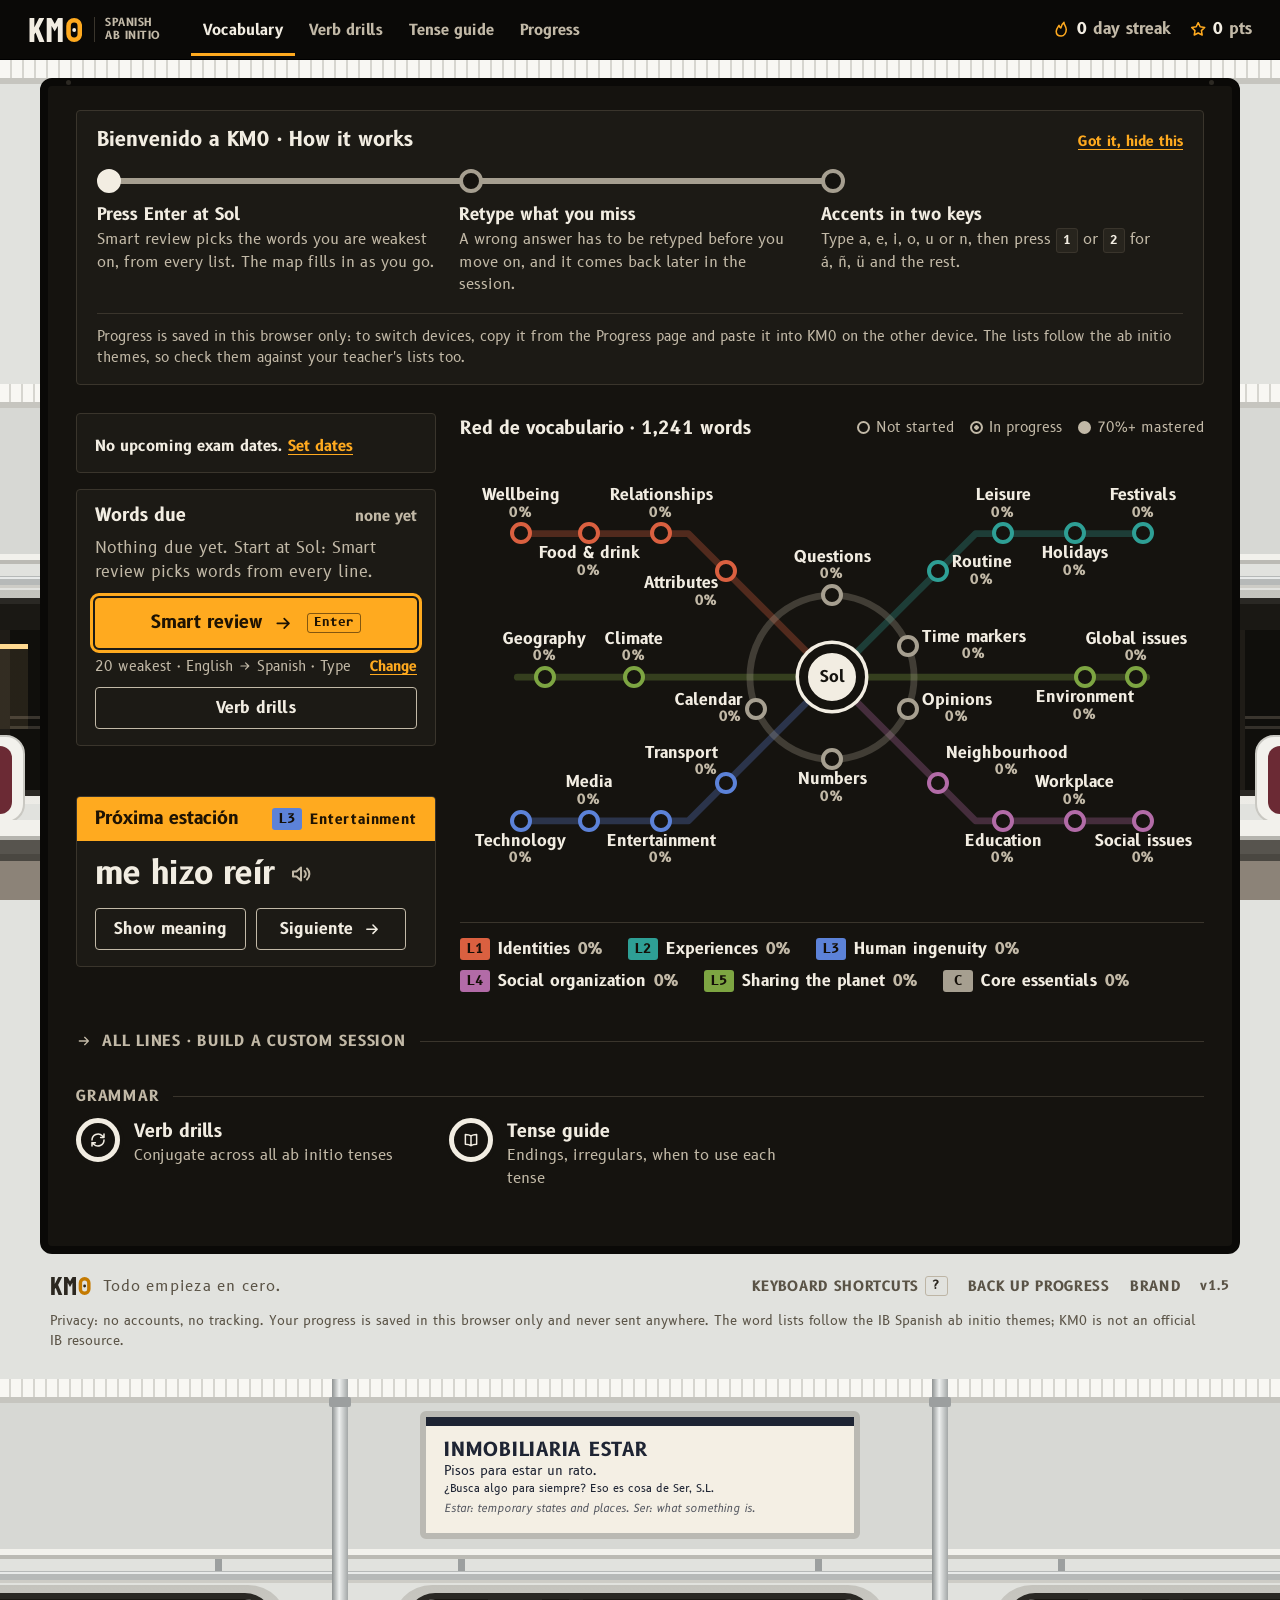
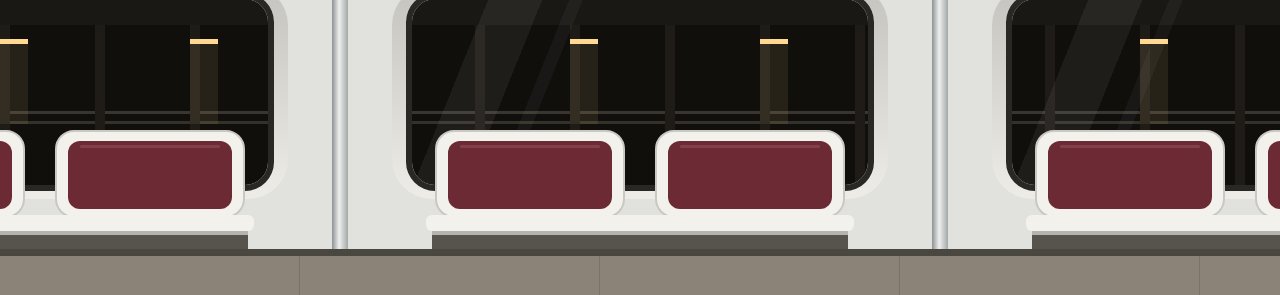
<file: index.html>
<!doctype html>
<html lang="en">
<head>
  <meta charset="utf-8">
  <meta name="viewport" content="width=device-width, initial-scale=1">
  <title>KM0 · IB Spanish ab initio</title>
  <meta name="description" content="Todo empieza en cero. IB Spanish ab initio vocab and verb drills, drawn as a metro map. Runs in the browser, offline too.">
  <meta name="theme-color" content="#0A0907">
  <link rel="icon" href="icons/favicon.ico" sizes="any">
  <link rel="icon" type="image/png" sizes="32x32" href="icons/favicon-32x32.png">
  <link rel="icon" type="image/png" sizes="16x16" href="icons/favicon-16x16.png">
  <link rel="apple-touch-icon" sizes="180x180" href="icons/apple-touch-icon.png">
  <link rel="manifest" href="manifest.webmanifest">
  <!-- link previews (share images need absolute URLs) -->
  <meta property="og:type" content="website">
  <meta property="og:title" content="KM0 · Todo empieza en cero">
  <meta property="og:description" content="IB Spanish ab initio vocab and verb drills, drawn as a metro map.">
  <meta property="og:url" content="https://alanferious.github.io/repaso/">
  <meta property="og:image" content="https://alanferious.github.io/repaso/icons/og-image.png">
  <meta property="og:image:width" content="1200">
  <meta property="og:image:height" content="630">
  <meta property="og:image:alt" content="KM0 wordmark beside coloured metro lines meeting at the KM0 zero">
  <meta name="twitter:card" content="summary_large_image">
  <meta name="twitter:image" content="https://alanferious.github.io/repaso/icons/twitter-image.png">
  <meta name="twitter:image:alt" content="KM0 wordmark beside coloured metro lines meeting at the KM0 zero">
  <link rel="stylesheet" href="styles.css">
  <!-- visit counts (GoatCounter: no cookies, no IP addresses stored) -->
  <script data-goatcounter="https://alanferious.goatcounter.com/count" data-goatcounter-settings='{"path": "/km0"}' async src="https://gc.zgo.at/count.js"></script>
</head>
<body>
  <header class="topbar" id="top"></header>
  <main id="app"></main>
  <footer class="foot" id="foot"></footer>
  <dialog class="keys-dlg" id="keysDlg" aria-labelledby="keysH"></dialog>
  <div class="toast" id="toast"></div>
  <div id="sr" class="sr-only" role="status" aria-live="polite"></div>

  <script src="vocab.js"></script>
  <script src="verbs.js"></script>
  <script src="app.js"></script>
</body>
</html>
</file>
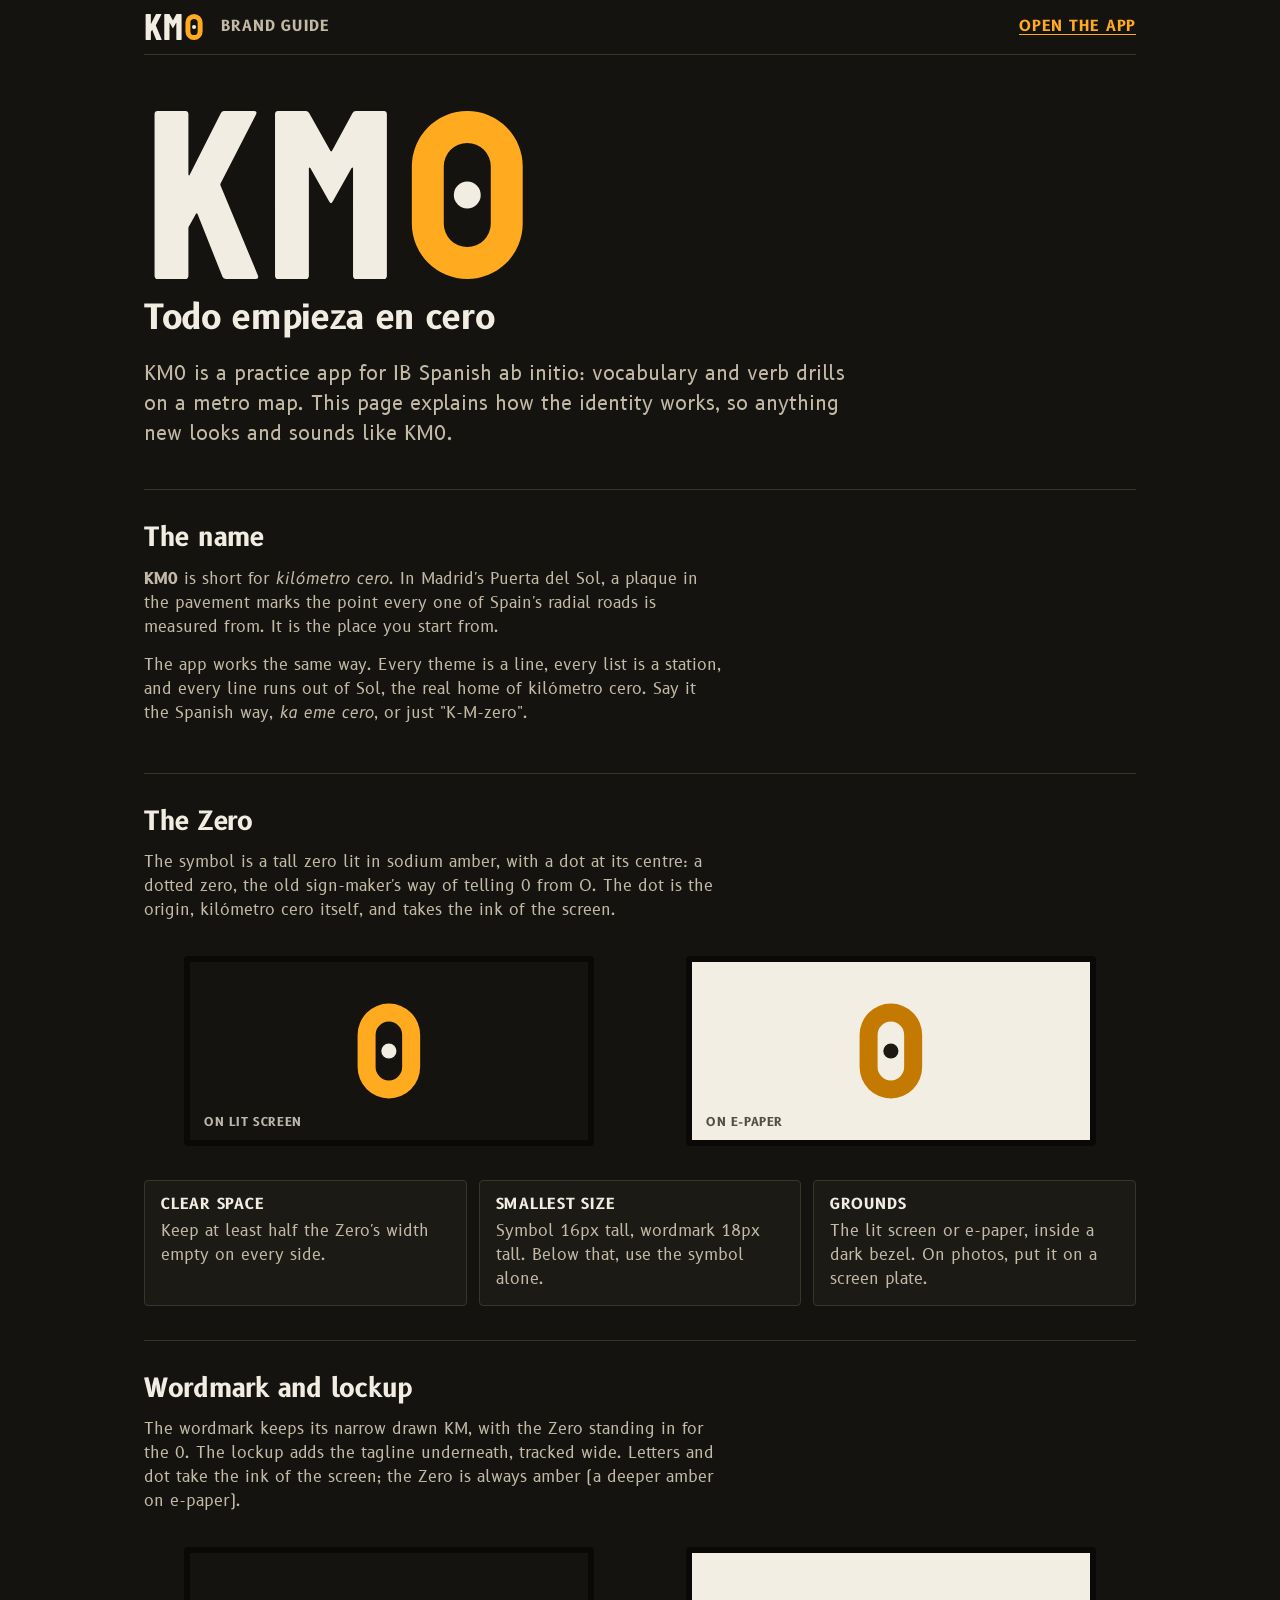
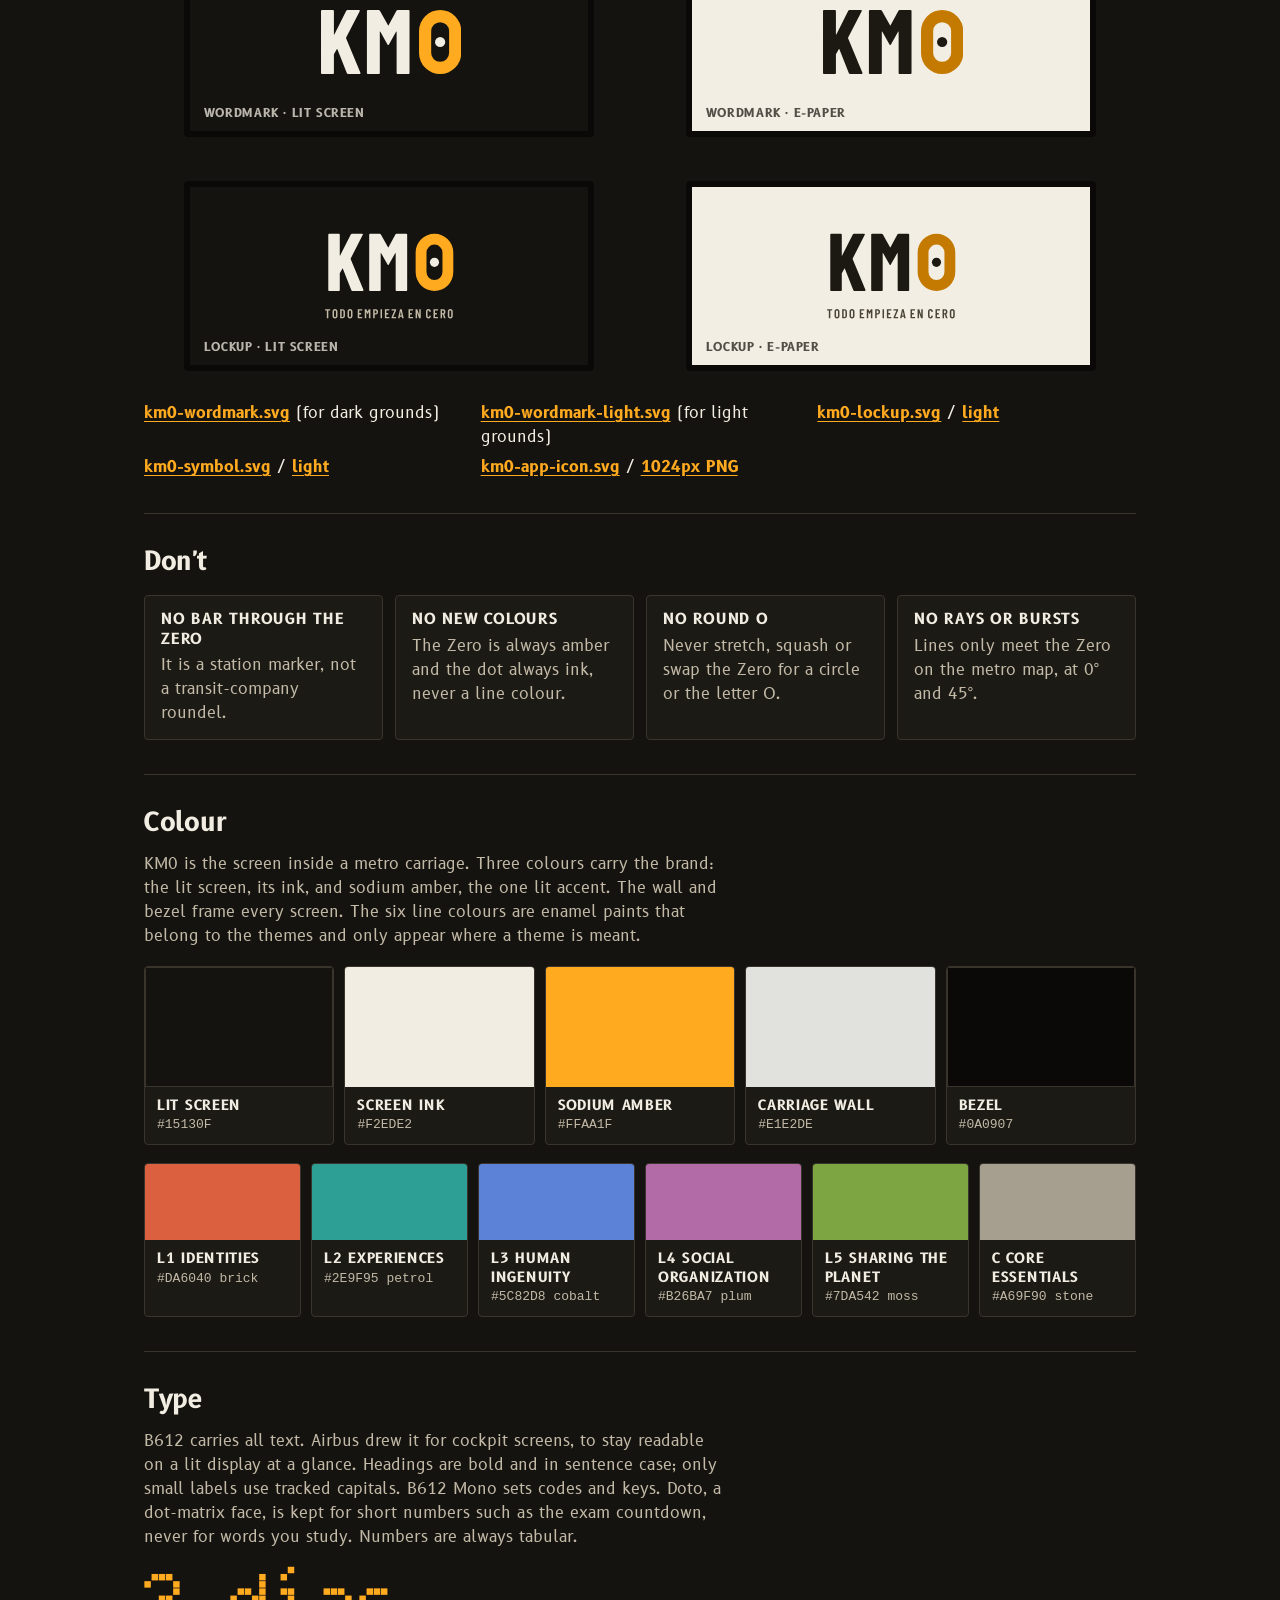
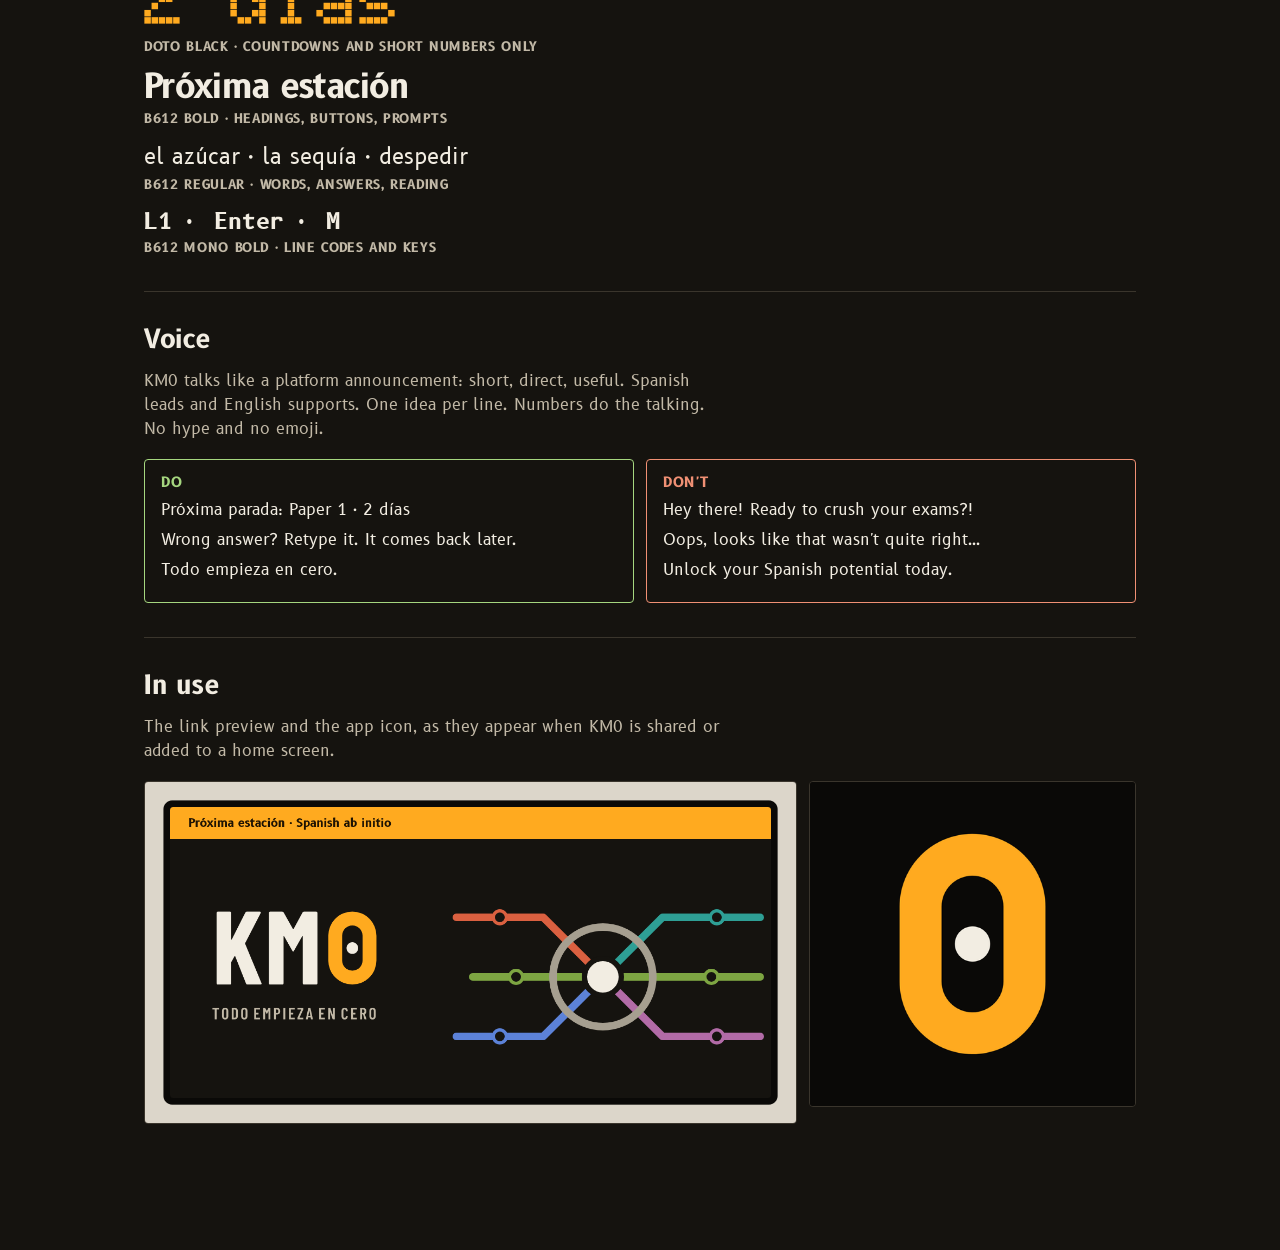
<file: brand.html>
<!doctype html>
<html lang="en" data-theme="dark">
<head>
  <meta charset="utf-8">
  <meta name="viewport" content="width=device-width, initial-scale=1">
  <title>KM0 brand guide</title>
  <meta name="description" content="How the KM0 identity works: the name, the Zero, colour, type and voice.">
  <meta name="theme-color" content="#0A0907">
  <link rel="icon" href="icons/favicon.ico" sizes="any">
  <link rel="icon" type="image/png" sizes="32x32" href="icons/favicon-32x32.png">
  <link rel="stylesheet" href="styles.css">
  <style>
    body { background: var(--ground); --zero: var(--amber); }
    .guide-top { display: flex; align-items: center; gap: 18px; flex-wrap: wrap; padding-block: 14px; border-bottom: 1px solid var(--rule); }
    .guide-top .km0 { height: 26px; width: auto; color: var(--ink); }
    .guide-top .t { font: 700 15px/1.3 var(--sign); text-transform: uppercase; letter-spacing: .05em; color: var(--ink-2); }
    .guide-top a { margin-left: auto; font: 700 15px/1.3 var(--sign); text-transform: uppercase; letter-spacing: .05em; }
    .bg { max-width: 1040px; margin: 0 auto; padding-left: max(24px, env(safe-area-inset-left, 0px)); padding-right: max(24px, env(safe-area-inset-right, 0px)); padding-bottom: 90px; }
    .hero { padding-block: 56px 40px; display: grid; gap: 18px; }
    .hero .km0 { height: clamp(90px, 16vw, 168px); width: auto; color: var(--ink); }
    .hero .tag { font: 700 clamp(22px, 3.4vw, 34px)/1.3 var(--sign); letter-spacing: -.01em; }
    .hero p { max-width: 54ch; color: var(--ink-2); font-size: 20px; margin: 0; }
    section { padding-block: 34px; border-top: 1px solid var(--rule); }
    section h2 { font: 700 26px/1.1 var(--sign); letter-spacing: -.01em; margin-bottom: 14px; }
    section > p, section li { max-width: 58ch; }
    section > p { color: var(--ink-2); margin: 0 0 14px; }
    .plates { display: grid; grid-template-columns: repeat(auto-fit, minmax(240px, 1fr)); gap: 12px; margin-top: 18px; }
    .plate { border-radius: 4px; padding: 34px 24px; display: grid; place-items: center; min-height: 190px; position: relative; }
    .plate.dark { background: #15130F; color: #F2EDE2; border: 6px solid #0A0907; --zero: #FFAA1F; }
    .plate.light { background: #F3EEE3; color: #1C1913; border: 6px solid #0A0907; --zero: #C47A00; }
    .plate .km0 { height: 64px; width: auto; }
    .plates.two { grid-template-columns: repeat(2, 1fr); }
    @media (max-width: 560px) { .plates.two { grid-template-columns: 1fr; } }
    .plate .zero { height: 110px; width: auto; }
    .plate figcaption { position: absolute; left: 14px; bottom: 10px; font: 600 12px/1.3 var(--sign); text-transform: uppercase; letter-spacing: .05em; opacity: .75; }
    .rules { display: grid; grid-template-columns: repeat(auto-fit, minmax(220px, 1fr)); gap: 12px; margin-top: 18px; }
    .rule { border: 1px solid var(--rule); border-radius: 4px; padding: 14px 16px; background: var(--panel); }
    .rule b { display: block; font: 700 15px/1.3 var(--sign); text-transform: uppercase; letter-spacing: .05em; margin-bottom: 4px; }
    .rule span { color: var(--ink-2); font-size: 16px; }
    .swatches { display: grid; grid-template-columns: repeat(auto-fit, minmax(150px, 1fr)); gap: 10px; margin-top: 18px; }
    .sw { border-radius: 4px; overflow: hidden; border: 1px solid var(--rule); background: var(--panel); }
    .sw i { display: block; height: 76px; }
    .sw div { padding: 10px 12px; font-size: 13px; }
    .sw b { display: block; font: 700 14px/1.3 var(--sign); text-transform: uppercase; letter-spacing: .05em; }
    .sw code { color: var(--ink-2); font-size: 13px; }
    .sw.big i { height: 120px; }
    .spec { display: grid; gap: 14px; margin-top: 14px; }
    .spec .a { font: 900 72px/1 var(--dot); color: var(--amber); }
    .spec .s { font: 700 34px/1.1 var(--ui); letter-spacing: -.02em; }
    .spec .c { font: 700 22px/1.3 var(--code); }
    .spec .b { font: 400 22px/1.4 var(--ui); }
    .spec small { display: block; color: var(--ink-2); font: 600 13px/1.3 var(--sign); text-transform: uppercase; letter-spacing: .05em; margin-top: 4px; }
    .voice { display: grid; grid-template-columns: 1fr 1fr; gap: 12px; margin-top: 18px; }
    .voice div { border-radius: 4px; padding: 14px 16px; border: 1.5px solid var(--rule); }
    .voice .do { border-color: var(--ok); }
    .voice .dont { border-color: var(--bad); }
    .voice b { display: block; font: 700 14px/1.3 var(--sign); text-transform: uppercase; letter-spacing: .05em; margin-bottom: 6px; }
    .voice .do b { color: var(--ok); } .voice .dont b { color: var(--bad); }
    .voice p { margin: 6px 0; }
    .inuse { display: grid; grid-template-columns: 2fr 1fr; gap: 12px; margin-top: 18px; align-items: start; }
    .inuse img { width: 100%; height: auto; border-radius: 4px; border: 1px solid var(--rule); display: block; }
    .files { list-style: none; padding: 0; margin: 14px 0 0; display: grid; grid-template-columns: repeat(auto-fit, minmax(240px, 1fr)); gap: 6px 18px; }
    .files a { font-weight: 600; }
    @media (max-width: 700px) { .voice, .inuse { grid-template-columns: 1fr; } .spec .a { font-size: 44px; } }
  </style>
</head>
<body>
  <div class="bg">
    <header class="guide-top"><svg class="km0" viewBox="0 0 225.43 100" role="img" aria-label="KM0"><g fill="currentColor"><path transform="translate(0.00 100) scale(0.14286 -0.14286)" d="M44 12V688Q44 693 47.5 696.5Q51 700 56 700H173Q178 700 181.5 696.5Q185 693 185 688V436Q185 432 187.5 431.5Q190 431 191 435L320 691Q325 700 334 700H458Q465 700 467.5 696.5Q470 693 467 686L319 398Q318 394 318 392L475 14Q476 12 476 8Q476 0 466 0H341Q330 0 327 9L223 271Q222 274 220.0 273.5Q218 273 216 271L187 219Q185 215 185 213V12Q185 7 181.5 3.5Q178 0 173 0H56Q51 0 47.5 3.5Q44 7 44 12Z"/><path transform="translate(72.14 100) scale(0.14286 -0.14286)" d="M379 700H495Q500 700 503.5 696.5Q507 693 507 688V12Q507 7 503.5 3.5Q500 0 495 0H378Q373 0 369.5 3.5Q366 7 366 12V461Q366 465 364.0 465.0Q362 465 360 462L282 324Q277 316 274 316Q271 316 266 324L188 462Q186 465 184.0 465.0Q182 465 182 461V12Q182 7 178.5 3.5Q175 0 170 0H53Q48 0 44.5 3.5Q41 7 41 12V688Q41 693 44.5 696.5Q48 700 53 700H168Q178 700 183 692L272 533Q275 529 278 533L364 692Q368 700 379 700Z"/></g><path fill="var(--zero)" fill-rule="evenodd" d="M192.43,0.00 A33.00,33.00 0 0 1 225.43,33.00 V67.00 A33.00,33.00 0 0 1 159.43,67.00 V33.00 A33.00,33.00 0 0 1 192.43,0.00Z M192.43,19.00 A14.00,14.00 0 0 1 206.43,33.00 V67.00 A14.00,14.00 0 0 1 178.43,67.00 V33.00 A14.00,14.00 0 0 1 192.43,19.00Z"/><circle cx="192.43" cy="50.00" r="8.00" fill="currentColor"/></svg><span class="t">Brand guide</span><a href="./">Open the app</a></header>

    <div class="hero">
      <svg class="km0" viewBox="0 0 225.43 100" role="img" aria-label="KM0"><g fill="currentColor"><path transform="translate(0.00 100) scale(0.14286 -0.14286)" d="M44 12V688Q44 693 47.5 696.5Q51 700 56 700H173Q178 700 181.5 696.5Q185 693 185 688V436Q185 432 187.5 431.5Q190 431 191 435L320 691Q325 700 334 700H458Q465 700 467.5 696.5Q470 693 467 686L319 398Q318 394 318 392L475 14Q476 12 476 8Q476 0 466 0H341Q330 0 327 9L223 271Q222 274 220.0 273.5Q218 273 216 271L187 219Q185 215 185 213V12Q185 7 181.5 3.5Q178 0 173 0H56Q51 0 47.5 3.5Q44 7 44 12Z"/><path transform="translate(72.14 100) scale(0.14286 -0.14286)" d="M379 700H495Q500 700 503.5 696.5Q507 693 507 688V12Q507 7 503.5 3.5Q500 0 495 0H378Q373 0 369.5 3.5Q366 7 366 12V461Q366 465 364.0 465.0Q362 465 360 462L282 324Q277 316 274 316Q271 316 266 324L188 462Q186 465 184.0 465.0Q182 465 182 461V12Q182 7 178.5 3.5Q175 0 170 0H53Q48 0 44.5 3.5Q41 7 41 12V688Q41 693 44.5 696.5Q48 700 53 700H168Q178 700 183 692L272 533Q275 529 278 533L364 692Q368 700 379 700Z"/></g><path fill="var(--zero)" fill-rule="evenodd" d="M192.43,0.00 A33.00,33.00 0 0 1 225.43,33.00 V67.00 A33.00,33.00 0 0 1 159.43,67.00 V33.00 A33.00,33.00 0 0 1 192.43,0.00Z M192.43,19.00 A14.00,14.00 0 0 1 206.43,33.00 V67.00 A14.00,14.00 0 0 1 178.43,67.00 V33.00 A14.00,14.00 0 0 1 192.43,19.00Z"/><circle cx="192.43" cy="50.00" r="8.00" fill="currentColor"/></svg>
      <div class="tag">Todo empieza en cero</div>
      <p>KM0 is a practice app for IB Spanish ab initio: vocabulary and verb drills on a metro map. This page explains how the identity works, so anything new looks and sounds like KM0.</p>
    </div>

    <section>
      <h2>The name</h2>
      <p><b>KM0</b> is short for <i lang="es">kilómetro cero</i>. In Madrid's Puerta del Sol, a plaque in the pavement marks the point every one of Spain's radial roads is measured from. It is the place you start from.</p>
      <p>The app works the same way. Every theme is a line, every list is a station, and every line runs out of Sol, the real home of kilómetro cero. Say it the Spanish way, <i lang="es">ka eme cero</i>, or just "K-M-zero".</p>
    </section>

    <section>
      <h2>The Zero</h2>
      <p>The symbol is a tall zero lit in sodium amber, with a dot at its centre: a dotted zero, the old sign-maker's way of telling 0 from O. The dot is the origin, kilómetro cero itself, and takes the ink of the screen.</p>
      <div class="plates">
        <figure class="plate dark"><svg class="zero" xmlns="http://www.w3.org/2000/svg" viewBox="-8 -8 82.00 116.00" role="img" aria-label="KM0"><path fill="var(--zero)" fill-rule="evenodd" d="M33.00,0.00 A33.00,33.00 0 0 1 66.00,33.00 V67.00 A33.00,33.00 0 0 1 0.00,67.00 V33.00 A33.00,33.00 0 0 1 33.00,0.00Z M33.00,19.00 A14.00,14.00 0 0 1 47.00,33.00 V67.00 A14.00,14.00 0 0 1 19.00,67.00 V33.00 A14.00,14.00 0 0 1 33.00,19.00Z"/><circle cx="33.00" cy="50.00" r="8.00" fill="currentColor"/></svg><figcaption>On lit screen</figcaption></figure>
        <figure class="plate light"><svg class="zero" xmlns="http://www.w3.org/2000/svg" viewBox="-8 -8 82.00 116.00" role="img" aria-label="KM0"><path fill="var(--zero)" fill-rule="evenodd" d="M33.00,0.00 A33.00,33.00 0 0 1 66.00,33.00 V67.00 A33.00,33.00 0 0 1 0.00,67.00 V33.00 A33.00,33.00 0 0 1 33.00,0.00Z M33.00,19.00 A14.00,14.00 0 0 1 47.00,33.00 V67.00 A14.00,14.00 0 0 1 19.00,67.00 V33.00 A14.00,14.00 0 0 1 33.00,19.00Z"/><circle cx="33.00" cy="50.00" r="8.00" fill="currentColor"/></svg><figcaption>On e-paper</figcaption></figure>
      </div>
      <div class="rules">
        <div class="rule"><b>Clear space</b><span>Keep at least half the Zero's width empty on every side.</span></div>
        <div class="rule"><b>Smallest size</b><span>Symbol 16px tall, wordmark 18px tall. Below that, use the symbol alone.</span></div>
        <div class="rule"><b>Grounds</b><span>The lit screen or e-paper, inside a dark bezel. On photos, put it on a screen plate.</span></div>
      </div>
    </section>

    <section>
      <h2>Wordmark and lockup</h2>
      <p>The wordmark keeps its narrow drawn KM, with the Zero standing in for the 0. The lockup adds the tagline underneath, tracked wide. Letters and dot take the ink of the screen; the Zero is always amber (a deeper amber on e-paper).</p>
      <div class="plates two">
        <figure class="plate dark"><svg class="km0" viewBox="0 0 225.43 100" role="img" aria-label="KM0"><g fill="currentColor"><path transform="translate(0.00 100) scale(0.14286 -0.14286)" d="M44 12V688Q44 693 47.5 696.5Q51 700 56 700H173Q178 700 181.5 696.5Q185 693 185 688V436Q185 432 187.5 431.5Q190 431 191 435L320 691Q325 700 334 700H458Q465 700 467.5 696.5Q470 693 467 686L319 398Q318 394 318 392L475 14Q476 12 476 8Q476 0 466 0H341Q330 0 327 9L223 271Q222 274 220.0 273.5Q218 273 216 271L187 219Q185 215 185 213V12Q185 7 181.5 3.5Q178 0 173 0H56Q51 0 47.5 3.5Q44 7 44 12Z"/><path transform="translate(72.14 100) scale(0.14286 -0.14286)" d="M379 700H495Q500 700 503.5 696.5Q507 693 507 688V12Q507 7 503.5 3.5Q500 0 495 0H378Q373 0 369.5 3.5Q366 7 366 12V461Q366 465 364.0 465.0Q362 465 360 462L282 324Q277 316 274 316Q271 316 266 324L188 462Q186 465 184.0 465.0Q182 465 182 461V12Q182 7 178.5 3.5Q175 0 170 0H53Q48 0 44.5 3.5Q41 7 41 12V688Q41 693 44.5 696.5Q48 700 53 700H168Q178 700 183 692L272 533Q275 529 278 533L364 692Q368 700 379 700Z"/></g><path fill="var(--zero)" fill-rule="evenodd" d="M192.43,0.00 A33.00,33.00 0 0 1 225.43,33.00 V67.00 A33.00,33.00 0 0 1 159.43,67.00 V33.00 A33.00,33.00 0 0 1 192.43,0.00Z M192.43,19.00 A14.00,14.00 0 0 1 206.43,33.00 V67.00 A14.00,14.00 0 0 1 178.43,67.00 V33.00 A14.00,14.00 0 0 1 192.43,19.00Z"/><circle cx="192.43" cy="50.00" r="8.00" fill="currentColor"/></svg><figcaption>Wordmark · lit screen</figcaption></figure>
        <figure class="plate light"><svg class="km0" viewBox="0 0 225.43 100" role="img" aria-label="KM0"><g fill="currentColor"><path transform="translate(0.00 100) scale(0.14286 -0.14286)" d="M44 12V688Q44 693 47.5 696.5Q51 700 56 700H173Q178 700 181.5 696.5Q185 693 185 688V436Q185 432 187.5 431.5Q190 431 191 435L320 691Q325 700 334 700H458Q465 700 467.5 696.5Q470 693 467 686L319 398Q318 394 318 392L475 14Q476 12 476 8Q476 0 466 0H341Q330 0 327 9L223 271Q222 274 220.0 273.5Q218 273 216 271L187 219Q185 215 185 213V12Q185 7 181.5 3.5Q178 0 173 0H56Q51 0 47.5 3.5Q44 7 44 12Z"/><path transform="translate(72.14 100) scale(0.14286 -0.14286)" d="M379 700H495Q500 700 503.5 696.5Q507 693 507 688V12Q507 7 503.5 3.5Q500 0 495 0H378Q373 0 369.5 3.5Q366 7 366 12V461Q366 465 364.0 465.0Q362 465 360 462L282 324Q277 316 274 316Q271 316 266 324L188 462Q186 465 184.0 465.0Q182 465 182 461V12Q182 7 178.5 3.5Q175 0 170 0H53Q48 0 44.5 3.5Q41 7 41 12V688Q41 693 44.5 696.5Q48 700 53 700H168Q178 700 183 692L272 533Q275 529 278 533L364 692Q368 700 379 700Z"/></g><path fill="var(--zero)" fill-rule="evenodd" d="M192.43,0.00 A33.00,33.00 0 0 1 225.43,33.00 V67.00 A33.00,33.00 0 0 1 159.43,67.00 V33.00 A33.00,33.00 0 0 1 192.43,0.00Z M192.43,19.00 A14.00,14.00 0 0 1 206.43,33.00 V67.00 A14.00,14.00 0 0 1 178.43,67.00 V33.00 A14.00,14.00 0 0 1 192.43,19.00Z"/><circle cx="192.43" cy="50.00" r="8.00" fill="currentColor"/></svg><figcaption>Wordmark · e-paper</figcaption></figure>
        <figure class="plate dark"><img src="brand/km0-lockup.svg" alt="KM0, Todo empieza en cero" style="height:96px;width:auto"><figcaption>Lockup · lit screen</figcaption></figure>
        <figure class="plate light"><img src="brand/km0-lockup-light.svg" alt="KM0, Todo empieza en cero" style="height:96px;width:auto"><figcaption>Lockup · e-paper</figcaption></figure>
      </div>
      <ul class="files">
        <li><a href="brand/km0-wordmark.svg">km0-wordmark.svg</a> (for dark grounds)</li>
        <li><a href="brand/km0-wordmark-light.svg">km0-wordmark-light.svg</a> (for light grounds)</li>
        <li><a href="brand/km0-lockup.svg">km0-lockup.svg</a> / <a href="brand/km0-lockup-light.svg">light</a></li>
        <li><a href="brand/km0-symbol.svg">km0-symbol.svg</a> / <a href="brand/km0-symbol-light.svg">light</a></li>
        <li><a href="brand/km0-app-icon.svg">km0-app-icon.svg</a> / <a href="brand/km0-app-icon-1024.png">1024px PNG</a></li>
      </ul>
    </section>

    <section>
      <h2>Don't</h2>
      <div class="rules">
        <div class="rule"><b>No bar through the Zero</b><span>It is a station marker, not a transit-company roundel.</span></div>
        <div class="rule"><b>No new colours</b><span>The Zero is always amber and the dot always ink, never a line colour.</span></div>
        <div class="rule"><b>No round O</b><span>Never stretch, squash or swap the Zero for a circle or the letter O.</span></div>
        <div class="rule"><b>No rays or bursts</b><span>Lines only meet the Zero on the metro map, at 0° and 45°.</span></div>
      </div>
    </section>

    <section>
      <h2>Colour</h2>
      <p>KM0 is the screen inside a metro carriage. Three colours carry the brand: the lit screen, its ink, and sodium amber, the one lit accent. The wall and bezel frame every screen. The six line colours are enamel paints that belong to the themes and only appear where a theme is meant.</p>
      <div class="swatches">
        <div class="sw big"><i style="background:#15130F;box-shadow:inset 0 0 0 1px #3A352C"></i><div><b>Lit screen</b><code>#15130F</code></div></div>
        <div class="sw big"><i style="background:#F2EDE2"></i><div><b>Screen ink</b><code>#F2EDE2</code></div></div>
        <div class="sw big"><i style="background:#FFAA1F"></i><div><b>Sodium amber</b><code>#FFAA1F</code></div></div>
        <div class="sw big"><i style="background:#E1E2DE"></i><div><b>Carriage wall</b><code>#E1E2DE</code></div></div>
        <div class="sw big"><i style="background:#0A0907;box-shadow:inset 0 0 0 1px #3A352C"></i><div><b>Bezel</b><code>#0A0907</code></div></div>
      </div>
      <div class="swatches">
        <div class="sw"><i style="background:#DA6040"></i><div><b>L1 Identities</b><code>#DA6040 brick</code></div></div>
        <div class="sw"><i style="background:#2E9F95"></i><div><b>L2 Experiences</b><code>#2E9F95 petrol</code></div></div>
        <div class="sw"><i style="background:#5C82D8"></i><div><b>L3 Human ingenuity</b><code>#5C82D8 cobalt</code></div></div>
        <div class="sw"><i style="background:#B26BA7"></i><div><b>L4 Social organization</b><code>#B26BA7 plum</code></div></div>
        <div class="sw"><i style="background:#7DA542"></i><div><b>L5 Sharing the planet</b><code>#7DA542 moss</code></div></div>
        <div class="sw"><i style="background:#A69F90"></i><div><b>C Core essentials</b><code>#A69F90 stone</code></div></div>
      </div>
    </section>

    <section>
      <h2>Type</h2>
      <p>B612 carries all text. Airbus drew it for cockpit screens, to stay readable on a lit display at a glance. Headings are bold and in sentence case; only small labels use tracked capitals. B612 Mono sets codes and keys. Doto, a dot-matrix face, is kept for short numbers such as the exam countdown, never for words you study. Numbers are always tabular.</p>
      <div class="spec">
        <div><div class="a">2 días</div><small>Doto Black · countdowns and short numbers only</small></div>
        <div><div class="s" lang="es">Próxima estación</div><small>B612 Bold · headings, buttons, prompts</small></div>
        <div><div class="b" lang="es">el azúcar · la sequía · despedir</div><small>B612 Regular · words, answers, reading</small></div>
        <div><div class="c">L1 · Enter · M</div><small>B612 Mono Bold · line codes and keys</small></div>
      </div>
    </section>

    <section>
      <h2>Voice</h2>
      <p>KM0 talks like a platform announcement: short, direct, useful. Spanish leads and English supports. One idea per line. Numbers do the talking. No hype and no emoji.</p>
      <div class="voice">
        <div class="do"><b>Do</b><p lang="es">Próxima parada: Paper 1 · 2 días</p><p>Wrong answer? Retype it. It comes back later.</p><p lang="es">Todo empieza en cero.</p></div>
        <div class="dont"><b>Don't</b><p>Hey there! Ready to crush your exams?!</p><p>Oops, looks like that wasn't quite right…</p><p>Unlock your Spanish potential today.</p></div>
      </div>
    </section>

    <section>
      <h2>In use</h2>
      <p>The link preview and the app icon, as they appear when KM0 is shared or added to a home screen.</p>
      <div class="inuse">
        <img src="icons/og-image.png" alt="KM0 link preview: the wordmark beside metro lines meeting at the Zero" width="1200" height="630">
        <img src="icons/android-chrome-512x512.png" alt="KM0 app icon: the amber Zero on the bezel" width="512" height="512">
      </div>
    </section>
  </div>
</body>
</html>
</file>
<file: styles.css>
/* KM0 · Cabin display
   The app is the screen inside a metro carriage: a lit display in a dark bezel on a warm wall.
   Sodium-amber LED is the one lit accent; the five themes + Core are enamel line paints.
   B612 (drawn for Airbus cockpit screens) carries all text; Doto, a dot-matrix face, only short numbers.
   The paper variant swaps the lit screen for e-paper and keeps the bezel, wall and paints. */

@font-face { font-family: "B612"; src: url("fonts/B612-400.woff2") format("woff2"); font-weight: 400; font-display: swap; }
@font-face { font-family: "B612"; src: url("fonts/B612-400i.woff2") format("woff2"); font-weight: 400; font-style: italic; font-display: swap; }
@font-face { font-family: "B612"; src: url("fonts/B612-700.woff2") format("woff2"); font-weight: 700; font-display: swap; }
@font-face { font-family: "B612 Mono"; src: url("fonts/B612Mono-400.woff2") format("woff2"); font-weight: 400; font-display: swap; }
@font-face { font-family: "B612 Mono"; src: url("fonts/B612Mono-700.woff2") format("woff2"); font-weight: 700; font-display: swap; }
@font-face { font-family: "Doto"; src: url("fonts/Doto-900.woff2") format("woff2"); font-weight: 900; font-display: swap; }

:root {
  /* enamel line paints (strokes, dots, chips) */
  --l1: #DA6040; --l2: #2E9F95; --l3: #5C82D8; --l4: #B26BA7; --l5: #7DA542; --lc: #A69F90;
  /* sodium-amber LED: the one lit accent */
  --amber: #FFAA1F; --amber-hi: #FFBE52; --on-amber: #1E1303;
  /* the carriage: wall, and the bezel every screen sits in */
  --wall: #E1E2DE; --wall-ink: #2B2720; --wall-ink-2: #5A5346; --wall-rule: #BDB5A5;
  --bezel: #0A0907;

  /* lit screen (default) */
  --ground: #15130F; --panel: #1C1A15; --panel-2: #27241D; --rule: #3A352C;
  --ink: #F2EDE2; --ink-2: #C2B9A7; --ink-3: #9C9383; --focus: #FFAA1F; --led-text: #FFAA1F;
  --ok: #A5D67F;   --ok-bg: #1F2B14;
  --bad: #F09074;  --bad-bg: #3A1B12;
  --near: #EBC067; --near-bg: #352810;
  --hl-good: rgba(165, 214, 127, .26);
  --hl-bad: rgba(240, 144, 116, .28);
  --dot-edge: transparent;
  --ui: "B612", system-ui, -apple-system, "Segoe UI", Roboto, sans-serif;
  --sign: var(--ui);
  --code: "B612 Mono", ui-monospace, Consolas, monospace;
  --dot: "Doto", "B612 Mono", monospace;
  color-scheme: dark;
}
:root[data-theme="light"] {
    --ground: #F3EEE3; --panel: #FAF7F0; --panel-2: #E8E1D2; --rule: #CCC2AF;
    --ink: #1C1913; --ink-2: #4A4336; --ink-3: #696152; --focus: #8A4F00; --led-text: #9A5600;
    --ok: #3D6B1E;  --ok-bg: #E4EED8;
    --bad: #A8371C; --bad-bg: #F6E0D8;
    --near: #7A5400; --near-bg: #F6EBCF;
    --hl-good: rgba(61, 107, 30, .18); --hl-bad: rgba(168, 55, 28, .16);
    --dot-edge: rgba(28, 25, 19, .5);
    color-scheme: light;
}
@media (prefers-color-scheme: light) {
  :root[data-theme="auto"] {
    --ground: #F3EEE3; --panel: #FAF7F0; --panel-2: #E8E1D2; --rule: #CCC2AF;
    --ink: #1C1913; --ink-2: #4A4336; --ink-3: #696152; --focus: #8A4F00; --led-text: #9A5600;
    --ok: #3D6B1E;  --ok-bg: #E4EED8;
    --bad: #A8371C; --bad-bg: #F6E0D8;
    --near: #7A5400; --near-bg: #F6EBCF;
    --hl-good: rgba(61, 107, 30, .18); --hl-bad: rgba(168, 55, 28, .16);
    --dot-edge: rgba(28, 25, 19, .5);
    color-scheme: light;
  }
}

* { box-sizing: border-box; }
html, body { margin: 0; }
body {
  background: var(--wall); color: var(--ink);
  font: 16px/1.5 var(--ui); min-height: 100vh;
  font-variant-numeric: tabular-nums;
  caret-color: var(--focus);
}
::selection { background: var(--amber); color: var(--on-amber); }
* { scrollbar-color: var(--rule) transparent; }
button { font: inherit; color: inherit; cursor: pointer; }
input, select { font: inherit; color: inherit; }
h1, h2, h3 { margin: 0; line-height: 1.2; }
a { color: var(--focus); text-underline-offset: 3px; }
:focus-visible { outline: 3px solid var(--focus); outline-offset: 2px; }
.ico { width: 1.15em; height: 1.15em; flex: none; vertical-align: -0.2em; }
.sr-only { position: absolute; width: 1px; height: 1px; padding: 0; margin: -1px; overflow: hidden; clip: rect(0 0 0 0); white-space: nowrap; border: 0; }

/* ── top bar ── */
.topbar {
  --ink: #F2EDE2; --ink-2: #C2B9A7; --ink-3: #9C9383; --rule: #3A352C; --panel-2: #27241D; --focus: #FFAA1F;
  background: var(--bezel); color: var(--ink); position: sticky; top: env(safe-area-inset-top, 0px); z-index: 20;
  display: flex; align-items: center; gap: 22px; padding: 0 28px; height: 60px;
  border-bottom: 1px solid #000;
}
.brand { display: flex; align-items: center; gap: 12px; background: none; border: 0; padding: 0; color: var(--ink); text-align: left; }
.brand .km0 { height: 24px; width: auto; display: block; color: var(--ink); }
.brand small { display: block; font: 600 11px/1.15 var(--sign); text-transform: uppercase; letter-spacing: .05em; color: var(--ink-2); padding-left: 10px; border-left: 1.5px solid var(--rule); }
.nav { display: flex; gap: 2px; margin-left: 8px; }
.nav button {
  background: none; border: 0; padding: 19px 12px 15px; color: var(--ink-2);
  font: 700 15px/1 var(--sign); letter-spacing: 0;
  border-bottom: 3px solid transparent;
}
.nav button:hover { color: var(--ink); }
.nav .l-short { display: none; }
.nav button.on { color: var(--ink); border-bottom-color: var(--amber); }
.hstats { margin-left: auto; display: flex; gap: 18px; align-items: center; }
.pill { display: inline-flex; align-items: center; gap: 6px; font: 600 16px/1 var(--sign); letter-spacing: 0; color: var(--ink-2); white-space: nowrap; }
.pill b { color: var(--ink); font-weight: 700; }
.pill .ico { color: var(--amber); }

/* footer: who made the thing, how to get help, what it is not */
.foot {
  --ink: var(--wall-ink); --ink-2: var(--wall-ink-2); --ink-3: var(--wall-ink-2); --rule: var(--wall-rule); --panel-2: transparent;
  width: calc(100% - 2 * max(20px, env(safe-area-inset-left, 0px))); max-width: 1200px; margin: 0 auto; padding: 18px 10px max(28px, env(safe-area-inset-bottom, 0px));
  display: flex; flex-wrap: wrap; align-items: center; justify-content: space-between; gap: 12px 24px;
  color: var(--ink-2); font-size: 14px;
  background: var(--wall);
}
.foot-id { display: flex; align-items: center; gap: 12px; font: 500 15px var(--sign); letter-spacing: .05em; }
.foot-mark .km0 { --amber: #C47A00; height: 18px; width: auto; display: block; color: var(--ink); }
.foot-links { display: flex; flex-wrap: wrap; align-items: center; gap: 6px 20px; }
.foot-links button, .foot-links a { background: none; border: 0; padding: 4px 0; color: var(--ink-2); font: 600 14px var(--sign); text-transform: uppercase; letter-spacing: .05em; text-decoration: none; display: inline-flex; align-items: center; gap: 6px; }
.foot-links button:hover, .foot-links a:hover { color: var(--ink); }
.foot-links .ico { width: 15px; height: 15px; }
.foot-links kbd { font-size: 12px; }
@media (pointer: coarse) { #footKeys { display: none; } }
.foot-ver { font: 600 13px var(--sign); letter-spacing: .05em; color: var(--ink-3); }
.foot-note { flex: 1 0 100%; margin: 0; font-size: 13px; color: var(--ink-3); text-wrap: pretty; }

/* keyboard shortcuts sheet (press ?) */
.keys-dlg {
  width: min(560px, calc(100vw - 32px)); padding: 20px 24px 12px; border: 6px solid var(--bezel); border-radius: 10px;
  background: var(--panel); color: var(--ink);
}
.keys-dlg::backdrop { background: rgba(10, 9, 7, .62); }
.kd-head { display: flex; justify-content: space-between; align-items: center; margin-bottom: 6px; }
.kd-head h2 { font: 700 20px/1 var(--sign); letter-spacing: 0; }
.kd-x { background: none; border: 0; padding: 6px; border-radius: 4px; color: var(--ink-2); display: grid; place-items: center; }
.kd-x:hover { color: var(--ink); background: var(--panel-2); }
.kd-x .ico { width: 20px; height: 20px; }
@media (prefers-reduced-motion: no-preference) {
  .keys-dlg[open] { animation: km-sheet .22s cubic-bezier(.16, 1, .3, 1); }
  .keys-dlg[open]::backdrop { animation: km-fade .22s ease-out; }
}
@keyframes km-sheet { from { opacity: 0; transform: translateY(10px) scale(.98); } }
@keyframes km-fade { from { opacity: 0; } }

/* The carriage around the screen (drawn in app.js from photos of Madrid Metro cars). One 600px bay repeats, centred.
   The tunnel sits behind the bay and shows through its windows; it only moves when you make progress (cabinMove). */
.cabin { position: fixed; inset: 0; z-index: -1; pointer-events: none; overflow: hidden;
  background:
    linear-gradient(#C6C5BF, #C6C5BF) 0 78px / 100% 6px no-repeat,
    repeating-linear-gradient(90deg, #F8F7F3 0 10px, #D6D5CF 10px 12px) 0 60px / 100% 18px no-repeat,
    #E1E2DE; }
.cabin .scene { position: absolute; left: 0; right: 0; bottom: 46px; }
.scene { position: relative; height: 470px; overflow: hidden; }
.scene .bays { position: absolute; inset: 0; background: var(--bay) center top / 600px 470px repeat-x; }
.cabin .bays { background-image: var(--bay-plain); }
.cabin .ads { display: none; }
/* an ad hangs in a side gap only when the whole framed poster fits there, scaled to the gap */
.side-ad {
  display: none; position: absolute; top: calc(100vh - 46px - 470px + 32px); width: 440px; height: 128px;
  border: 6px solid #BAB9B3; border-radius: 6px; background: #1A1814; transform-origin: center top;
  transform: translateX(-50%) scale(var(--s, 1));
}
.side-ad .ad { width: 428px; height: 116px; }
.side-ad.l { left: calc((100vw - 1200px) / 4); }
.side-ad.r { left: calc(100vw - (100vw - 1200px) / 4); }
@media (min-width: 1780px) { .side-ad { display: block; --s: .62; } }
@media (min-width: 2000px) { .side-ad { --s: .82; } }
@media (min-width: 2180px) { .side-ad { --s: 1; } }
@media (max-height: 640px) { .side-ad { display: none; } }
.scene .tunnel {
  position: absolute; left: 0; right: 0; top: 220px; height: 186px;
  background:
    linear-gradient(#1A1814, #1A1814) 0 0 / 100% 26px no-repeat,
    linear-gradient(#3A352E, #3A352E) 0 112px / 100% 3px no-repeat,
    linear-gradient(#34302A, #34302A) 0 122px / 100% 3px no-repeat,
    #100F0C;
}
.scene .tunnel i, .tunnel.strip i { position: absolute; inset: 0; }
.tunnel.strip {
  position: relative; height: 26px; margin: 0 0 12px; border-radius: 13px; overflow: hidden;
  border: 3px solid #2A2824; box-shadow: 0 0 0 2px var(--panel-2);
  background: linear-gradient(#3A352E, #3A352E) 0 15px / 100% 2px no-repeat, #100F0C;
}
.tunnel.strip .ribs { background: linear-gradient(90deg, #1F1C17 0 8px, transparent 8px) 0 0 / 95px 100% repeat-x; }
.tunnel.strip .lamps { background: linear-gradient(90deg, #FFD991 0 28px, transparent 28px) 0 5px / 190px 4px repeat-x; }
.scene .ribs { background: linear-gradient(90deg, #1F1C17 0 10px, transparent 10px) 0 26px / 95px 100% repeat-x; }
.scene .lamps { background:
  linear-gradient(90deg, #FFD991 0 28px, transparent 28px) 0 40px / 190px 5px repeat-x,
  linear-gradient(90deg, rgba(255, 217, 145, .09) 0 28px, transparent 28px) 0 45px / 190px 80px repeat-x; }
/* reflections on the glass stay put while the tunnel runs past */
.scene .tunnel::after { content: ""; position: absolute; inset: 0;
  background: linear-gradient(112deg, transparent 0 22%, rgba(255, 255, 255, .06) 22% 30%, transparent 30% 34%, rgba(255, 255, 255, .04) 34% 36%, transparent 36%) center top / 600px 100% repeat-x; }
.floor {
  height: 46px;
  background:
    linear-gradient(#4A4741, #4A4741) 0 0 / 100% 7px no-repeat,
    linear-gradient(90deg, transparent 0 calc(100% - 1px), rgba(0, 0, 0, .12) calc(100% - 1px)) 0 0 / 300px 100%,
    #8C8378;
}
.cabin .floor { position: absolute; left: 0; right: 0; bottom: 0; }
.carriage { background: #E1E2DE; }
/* below the footer: only whole framed ads, in an odd number of bays centred on the page (600, 1800, 3000px…) */
@supports (width: round(down, 100%, 1px)) {
  .carriage .bays { background-image: var(--bay-plain); }
  .carriage .ads { top: 32px; height: 128px; gap: 160px; margin: 0 auto; overflow: hidden; width: calc(round(down, 100% + 600px, 1200px) - 600px); }
  .carriage .ad { width: 440px; height: 128px; border: 6px solid #BAB9B3; border-radius: 6px; }
}
.focus .carriage { display: none; }

/* the ads: 428 × 116 posters in the cove frames, lined up with the bays */
.ads { position: absolute; left: 0; right: 0; top: 38px; height: 116px; display: flex; justify-content: center; gap: 172px; }
.ad { flex: none; width: 428px; height: 116px; margin: 0; padding: 14px 18px; overflow: hidden; display: grid; align-content: center; gap: 2px; font-size: 13px; line-height: 1.3; }
.ad b { font: 700 22px/1.1 var(--ui); letter-spacing: -.01em; }
.ad em { font: italic 400 10.5px/1.3 var(--ui); opacity: .75; margin-top: 4px; }
.ad-estar { background: #F4EFE4; color: #1E2433; box-shadow: inset 0 9px 0 #1E2433; padding-top: 20px; }
.ad-estar b { text-transform: uppercase; letter-spacing: .04em; font-size: 19px; }
.ad-seat { background: #1F5E8C; color: #fff; grid-template-columns: 58px 1fr; align-items: center; column-gap: 14px; }
.ad-seat svg { width: 58px; height: 58px; fill: #fff; background: #174A6F; border-radius: 4px; padding: 6px; }
.ad-seat b { font-size: 17px; }
.ad-seat div { display: grid; gap: 2px; }
.ad-km0 { background: #15130F; color: #F2EDE2; border: 2px solid #0A0907; }
.ad-km0 b { color: #FFAA1F; }
.ad-pret { background: #E9D9BE; color: #3A2414; }
.ad-pret b { font-family: var(--code); font-size: 20px; }

/* the screen is screwed into the wall */
main { position: relative; }
main::before, main::after { content: ""; position: absolute; top: -6px; width: 5px; height: 5px; border-radius: 50%; background: #2C2923; }
main::before { left: 18px; }
main::after { right: 18px; }

/* paints the band above the sticky bar on phones with a top inset (zero height elsewhere) */
body::before { content: ""; position: fixed; inset: 0 0 auto; height: env(safe-area-inset-top, 0px); z-index: 21; background: var(--bezel); }
main {
  width: calc(100% - 2 * max(20px, env(safe-area-inset-left, 0px))); max-width: 1200px; margin: 18px auto 0; padding: 24px 28px 56px;
  background: var(--ground); border: 8px solid var(--bezel); border-radius: 12px;
}

/* ── generic ── */
.card { background: var(--panel); border: 1px solid var(--rule); border-radius: 4px; padding: 20px; }
.btn {
  display: inline-flex; align-items: center; justify-content: center; gap: 10px;
  border-radius: 4px; padding: 10px 18px; min-height: 42px;
  font: 700 16px/1 var(--sign); letter-spacing: 0;
  background: transparent; color: var(--ink); border: 1.5px solid var(--ink-2);
  transition: background .12s, border-color .12s;
}
.btn:hover { border-color: var(--ink); background: var(--panel-2); }
.btn:active { transform: translateY(1px) scale(.98); }
.btn.primary { background: var(--amber); border-color: var(--amber); color: var(--on-amber); }
.btn.primary:hover { background: var(--amber-hi); border-color: var(--amber-hi); }
.btn.big { min-height: 50px; padding: 12px 24px; font-size: 18px; }
.btn.primary kbd { background: transparent; color: var(--on-amber); border-color: rgba(30, 19, 3, .55); margin-left: 4px; }
.btn:disabled { opacity: .45; cursor: default; }
.mc button { transition: border-color .12s, background .12s, transform .08s; }
.mc button:active:not(:disabled) { transform: scale(.985); }

/* Motion: every answer is a stop on the line. The next word pulls in from the right, the result lights up
   like a platform sign (the check draws itself, a miss nudges the card), and the cleared station pops. */
@media (prefers-reduced-motion: no-preference) {
  #app.km-screen > * { animation: km-screen .22s cubic-bezier(.16, 1, .3, 1) backwards; }
  .qcard.arrive > * { animation: km-arrive .28s cubic-bezier(.16, 1, .3, 1) backwards; }
  .qcard.arrive > :nth-child(2) { animation-delay: .03s; }
  .qcard.arrive > :nth-child(n+3) { animation-delay: .06s; }
  .fb { animation: km-signal .24s cubic-bezier(.16, 1, .3, 1) backwards; }
  .fb.ok .fb-h > .ico path { stroke-dasharray: 20; animation: km-check .32s .06s cubic-bezier(.33, 0, .2, 1) backwards; }
  .fb .pts { animation: km-pts .4s .1s cubic-bezier(.16, 1, .3, 1) backwards; }
  .qcard.bad:not(:has(.mc)), .mc button.wrong { animation: km-nudge .32s cubic-bezier(.33, 0, .2, 1); }
  .mc button.right { animation: km-press .3s cubic-bezier(.16, 1, .3, 1); }
  .session .sline .tk.done { animation: km-tickpop .35s cubic-bezier(.16, 1, .3, 1); }
  .s-stat.bump .ico { animation: km-turn .45s cubic-bezier(.16, 1, .3, 1); }
  .combo { animation: km-pts .3s cubic-bezier(.16, 1, .3, 1); }
}
@keyframes km-screen { from { opacity: 0; transform: translateY(6px); } }
@keyframes km-arrive { from { opacity: 0; transform: translateX(28px); } }
@keyframes km-signal { from { clip-path: inset(0 100% 0 0 round 4px); } to { clip-path: inset(0 0 0 0 round 4px); } }
@keyframes km-check { from { stroke-dashoffset: 20; } to { stroke-dashoffset: 0; } }
@keyframes km-pts { from { opacity: 0; transform: translateY(6px) scale(.6); } }
@keyframes km-nudge { 20% { transform: translateX(-7px); } 50% { transform: translateX(5px); } 80% { transform: translateX(-2px); } }
@keyframes km-press { 40% { transform: scale(1.03); } }
@keyframes km-tickpop { 50% { transform: scale(1.8); } }
@keyframes km-turn { 50% { transform: scale(1.35) rotate(36deg); } to { transform: rotate(72deg); } }
.link { background: none; border: 0; color: var(--focus); padding: 0; font: 600 14px var(--ui); text-decoration: underline; text-underline-offset: 3px; }
.muted { color: var(--ink-2); }
.row { display: flex; gap: 10px; align-items: center; flex-wrap: wrap; }
.grow { flex: 1; min-width: 0; }
.sec-title { font: 600 15px/1 var(--sign); text-transform: uppercase; letter-spacing: .05em; color: var(--ink-2); margin: 40px 0 14px; display: flex; align-items: center; gap: 14px; }
.sec-title::after { content: ""; flex: 1; height: 1px; background: var(--rule); }
.hint { color: var(--ink-3); font-style: italic; font-weight: 400; font-size: .85em; }
kbd {
  font: 700 12px/1 var(--code); padding: 3px 6px; border-radius: 3px;
  border: 1px solid var(--rule); background: var(--panel-2); color: var(--ink);
}
.lchip {
  display: inline-grid; place-items: center; min-width: 30px; height: 22px; padding: 0 6px; border-radius: 3px;
  font: 700 13px/1 var(--code); letter-spacing: 0; background: var(--c); color: var(--on, #fff); flex: none;
}

/* ── home: departure board + network ── */
.home { display: grid; grid-template-columns: 360px 1fr; grid-template-areas: "board net" "pf net"; gap: 24px; align-items: start; }
.board { grid-area: board; }
.net-wrap { grid-area: net; }
.board { display: grid; gap: 16px; }
.exams { background: var(--panel); color: var(--ink); border: 1px solid var(--rule); border-radius: 4px; padding: 14px 18px; }
.exam { display: grid; grid-template-columns: 1fr auto; align-items: center; padding: 10px 0 8px; border-top: 1px solid var(--rule); }
.exam:first-child { border-top: 0; padding-top: 2px; }
.exam b { font: 700 22px/1.1 var(--sign); letter-spacing: 0; }
.exam small { display: block; font-size: 14px; color: var(--ink-2); }
.exam .days { font: 900 64px/.9 var(--dot); color: var(--led-text); }
.exam .days span { font: 700 14px var(--ui); color: var(--ink-2); margin-left: 4px; }
.exam-plan { grid-column: 1 / -1; margin: 8px 0 2px; font-size: 14px; color: var(--ink-2); text-wrap: pretty; }
.exam-plan b { color: var(--led-text); margin-right: 4px; }
.exam-plan .link { font-size: inherit; }
.exam-set { display: block; font-size: 15px; font-weight: 600; padding-top: 8px; }
.exam-set button { color: var(--focus); text-decoration: underline; text-underline-offset: 3px; background: none; border: 0; padding: 0; font: inherit; }
.due { background: var(--panel); border: 1px solid var(--rule); border-radius: 4px; padding: 16px 18px; }
.due h2 { font: 700 18px/1.1 var(--sign); letter-spacing: 0; display: flex; justify-content: space-between; align-items: baseline; }
.due h2 span { color: var(--ink-2); font-weight: 600; font-size: 15px; }
.dep { list-style: none; margin: 10px 0 14px; padding: 0; }
.dep li { display: grid; grid-template-columns: auto 1fr auto; gap: 10px; align-items: center; padding: 7px 0; border-top: 1px solid var(--rule); }
.dep li b { font-weight: 600; }
.dep li small { color: var(--ink-3); font: 500 14px var(--sign); text-transform: uppercase; letter-spacing: .05em; }
.dep-empty { color: var(--ink-2); margin: 10px 0 14px; }
.plan { display: flex; align-items: center; gap: 10px; margin: 8px 0 0; color: var(--ink-2); font-size: 15px; }
.plan-dots { display: inline-flex; gap: 4px; flex: none; }
.plan-dots i { width: 12px; height: 12px; border-radius: 50%; border: 2.5px solid var(--ink-2); }
.plan-dots i.on { background: var(--ink); border-color: var(--ink); }
.smart-set { display: flex; justify-content: space-between; gap: 10px; align-items: baseline; font-size: 14px; color: var(--ink-2); margin-top: -2px; }
.smart-set .ico { width: 1em; height: 1em; vertical-align: -0.12em; }
.smart-opts { display: grid; gap: 8px; }
.smart-opts[hidden] { display: none; }
.smart-opts .seg button { font-size: 14px; }
.board .actions { display: grid; gap: 10px; }
.board .actions .row .btn { flex: 1; }
.legend { list-style: none; margin: 0; padding: 14px 0 0; border-top: 1px solid var(--rule); display: flex; flex-wrap: wrap; gap: 8px 26px; }
.legend li { display: flex; gap: 8px; align-items: center; font-weight: 600; }
.legend li span:last-child { color: var(--ink-2); font: 600 16px var(--sign); letter-spacing: 0; }

.net-wrap { padding: 4px 0 0; }
.net-head { display: flex; align-items: baseline; justify-content: space-between; gap: 12px; margin-bottom: 12px; flex-wrap: wrap; }
.net-head h2 { font: 700 18px/1 var(--sign); letter-spacing: 0; }
.net-key { display: flex; gap: 16px; color: var(--ink-2); font-size: 14px; }
.net-key span { display: inline-flex; align-items: center; gap: 6px; }
.net-key i { width: 13px; height: 13px; border-radius: 50%; border: 2.5px solid var(--ink-2); display: inline-block; background: var(--ground); }
.net-key i.p { background: radial-gradient(circle, var(--ink-2) 0 2px, var(--ground) 2.5px); }
.net-key i.f { background: var(--ink-2); }
.net { position: relative; aspect-ratio: 1000 / 600; margin: 34px 30px 40px; }
.net svg { position: absolute; inset: 0; width: 100%; height: 100%; overflow: visible; }
.net .trk { fill: none; stroke-width: 10; stroke-linecap: round; stroke-linejoin: round; opacity: .3; }
.net .run { fill: none; stroke-width: 10; stroke-linecap: round; stroke-linejoin: round; }
.stn {
  position: absolute; transform: translate(-50%, -50%); width: 28px; height: 28px; padding: 0;
  background: none; border: 0; border-radius: 50%; display: grid; place-items: center;
}
.stn .dot {
  width: 22px; height: 22px; border-radius: 50%; background: var(--ground);
  border: 4px solid var(--c); transition: transform .12s; box-shadow: 0 0 0 1.5px var(--dot-edge);
}
.stn.prog .dot { background: radial-gradient(circle, var(--c) 0 4px, var(--ground) 4.5px); }
.stn.full .dot { background: var(--c); }
.stn:hover .dot, .stn:focus-visible .dot { transform: scale(1.25); }
.stn .lbl {
  position: absolute; white-space: nowrap; pointer-events: none;
  font: 600 16px/1.1 var(--sign); letter-spacing: 0; color: var(--ink);
}
.stn .lbl small { display: block; font: 600 14px/1.2 var(--sign); color: var(--ink-2); letter-spacing: .05em; }
.stn[data-at="n"] .lbl { bottom: 26px; left: 50%; transform: translateX(-50%); text-align: center; }
.stn[data-at="s"] .lbl { top: 26px; left: 50%; transform: translateX(-50%); text-align: center; }
.stn[data-at="e"] .lbl { left: 28px; top: 50%; transform: translateY(-50%); }
.stn[data-at="w"] .lbl { right: 28px; top: 50%; transform: translateY(-50%); text-align: right; }
.stn[data-at="ne"] .lbl { left: 22px; bottom: 18px; }
.stn[data-at="nw"] .lbl { right: 22px; bottom: 18px; text-align: right; }
.stn[data-at="se"] .lbl { left: 22px; top: 18px; }
.stn[data-at="sw"] .lbl { right: 22px; top: 18px; text-align: right; }
.sol {
  position: absolute; transform: translate(-50%, -50%); width: 66px; height: 66px; border-radius: 50%;
  background: var(--ink); border: 9px solid var(--ground); box-shadow: 0 0 0 3.5px var(--ink); padding: 0;
}
.sol:hover { box-shadow: 0 0 0 3.5px var(--ink), 0 0 0 8px var(--rule); }
/* Sol carries its own name, like the roundel at an interchange; the Smart review hint shows on hover or focus */
.sol .lbl { display: block; font: 700 16px/1 var(--sign); letter-spacing: 0; text-indent: .12em; color: var(--ground); pointer-events: none; }
.sol .tip {
  position: absolute; left: 50%; top: calc(100% + 12px); transform: translate(-50%, -4px); white-space: nowrap; pointer-events: none;
  font: 600 14px/1 var(--sign); letter-spacing: .05em; text-transform: uppercase; color: var(--ground);
  background: var(--ink); padding: 6px 9px 5px; border-radius: 4px; opacity: 0; transition: opacity .15s, transform .2s cubic-bezier(.16, 1, .3, 1); z-index: 2;
}
.sol:hover .tip, .sol:focus-visible .tip { opacity: 1; transform: translate(-50%, 0); }

/* first look at Home: the network draws itself out from Sol, and each station lights as its track arrives */
@media (prefers-reduced-motion: no-preference) {
  .net.intro .trk { stroke-dasharray: 100 100; animation: km-draw .9s cubic-bezier(.33, 0, .2, 1) both; }
  .net.intro .run { animation: km-fill 1.1s .8s cubic-bezier(.16, 1, .3, 1) both; }
  .net.intro .stn { animation: km-stop .4s cubic-bezier(.16, 1, .3, 1) both; animation-delay: var(--d); }
  .net.intro .sol { animation: km-origin 1s cubic-bezier(.16, 1, .3, 1) both; }
}
@keyframes km-draw { from { stroke-dashoffset: 100px; } to { stroke-dashoffset: 0; } }
@keyframes km-fill { from { stroke-dashoffset: calc(var(--p) * 1px); } to { stroke-dashoffset: 0; } }
@keyframes km-stop { from { opacity: 0; transform: translate(-50%, -50%) scale(.3); } }
@keyframes km-origin {
  from { box-shadow: 0 0 0 3.5px var(--ink), 0 0 0 0 var(--amber); }
  to { box-shadow: 0 0 0 3.5px var(--ink), 0 0 0 34px transparent; }
}

/* Próxima estación: the platform screen on the board */
.platform { grid-area: pf; background: var(--panel); border: 1px solid var(--rule); border-radius: 4px; padding: 16px 18px; }
.platform h2 { margin: -16px -18px 0; padding: 11px 18px; background: var(--amber); color: var(--on-amber); border-radius: 3px 3px 0 0; font: 700 18px/1.1 var(--sign); letter-spacing: 0; display: flex; justify-content: space-between; align-items: center; gap: 10px; }
.platform h2 > span { display: inline-flex; align-items: center; gap: 8px; color: var(--on-amber); font-weight: 600; font-size: 14px; letter-spacing: .06em; white-space: nowrap; }
.pf-main { display: flex; flex-wrap: wrap; align-items: flex-end; justify-content: space-between; gap: 14px 24px; margin-top: 16px; }
.pf-text { min-width: 0; }
.pf-word { margin: 0; font: 700 32px/1.15 var(--ui); letter-spacing: -.02em; overflow-wrap: anywhere; }
.pf-word .spk { vertical-align: -2px; }
.pf-word .spk .ico { width: 24px; height: 24px; }
.pf-en { margin: 4px 0 0; color: var(--ink-2); font-size: 17px; }
.pf-en[hidden] { display: none; }
.pf-actions { display: flex; gap: 10px; }
.pf-actions .btn { min-width: 150px; }
@media (max-width: 600px) { .pf-actions { flex: 1 1 100%; } .pf-actions .btn { flex: 1; min-width: 0; } }
@media (min-width: 1081px) and (max-width: 1240px) {
  .stn .lbl { font-size: 14px; }
  .stn .lbl small { font-size: 13px; }
}

/* custom sessions: the line strips fold away on desktop */
.custom-toggle { display: inline-flex; align-items: center; gap: 10px; background: none; border: 0; padding: 0; color: var(--ink-2); font: inherit; text-transform: inherit; letter-spacing: inherit; }
.custom-toggle:hover { color: var(--ink); }
.custom-toggle .ico { width: 16px; height: 16px; transition: transform .15s; }
.custom.open .custom-toggle .ico { transform: rotate(90deg); }
.custom-hint { margin: -4px 0 18px; color: var(--ink-2); font-size: 15px; }
.custom:not(.open) .lines, .custom:not(.open) .custom-hint { display: none; }

/* line strips: every theme a line, every topic a station */
.lines { display: grid; gap: 34px; }
.line-h { display: flex; align-items: center; gap: 12px; margin-bottom: 14px; flex-wrap: wrap; }
.line-h h3 { font: 700 20px/1 var(--sign); letter-spacing: 0; }
.line-h .es { color: var(--ink-2); font-style: italic; }
.line-h .pc { margin-left: auto; color: var(--ink-2); font: 600 16px var(--sign); letter-spacing: 0; }
.stops { list-style: none; margin: 0; padding: 0; position: relative; display: grid; grid-template-columns: repeat(var(--n), 1fr); }
/* each station draws the segment to the next, so the line ends on the terminus */
.tcard-wrap:not(:last-child)::before { content: ""; position: absolute; left: 12px; right: -12px; top: 9px; height: 6px; background: var(--c); }
.tcard-wrap:last-child .dot { box-shadow: 0 0 0 3px var(--ground), 0 0 0 6px var(--c), 0 0 0 7.5px var(--dot-edge); }
.tcard-wrap { position: relative; padding-right: 16px; }
.tcard { display: block; width: 100%; text-align: left; font: inherit; color: inherit; background: none; border: 0; padding: 0 12px 4px 34px; border-radius: 4px; }
.tcard .dot { display: block; position: relative; width: 24px; height: 24px; border-radius: 50%; background: var(--ground); border: 4px solid var(--c); margin: 0 0 12px -34px; transition: transform .12s; box-shadow: 0 0 0 1.5px var(--dot-edge); }
.tcard-wrap.prog .dot { background: radial-gradient(circle, var(--c) 0 4px, var(--ground) 4.5px); }
.tcard-wrap.full .dot { background: var(--c); }
.tcard:hover .dot { transform: scale(1.15); }
.tcard:hover .t-name { text-decoration: underline; text-underline-offset: 3px; }
.tcard.sel .dot, .tcard-wrap:last-child .tcard.sel .dot { box-shadow: 0 0 0 3px var(--ground), 0 0 0 6px var(--focus); }
.tcard .t-name { display: block; font-weight: 700; line-height: 1.25; }
.tcard .t-es { display: block; color: var(--ink-2); font-size: 15px; font-style: italic; }
.tcard .t-meta { display: block; font: 600 15px var(--sign); letter-spacing: .05em; color: var(--ink-2); margin-top: 4px; text-transform: uppercase; }
.tpick {
  position: absolute; top: 38px; left: 0; width: 22px; height: 22px; border-radius: 3px;
  border: 1.5px solid var(--ink-3); background: var(--ground); display: grid; place-items: center; color: var(--on-amber); padding: 0;
}
.tpick .ico { width: 15px; height: 15px; }
.tpick.on { background: var(--amber); border-color: var(--amber); }
.tpick::after { content: ""; position: absolute; inset: -9px; }
.mbar { height: 5px; background: var(--panel-2); border-radius: 3px; overflow: hidden; }
.mbar span { display: block; height: 100%; background: var(--c, var(--ink-2)); border-radius: 3px; }

/* grammar: two interchange stations */
.xrow { position: relative; display: flex; gap: 56px; flex-wrap: wrap; }
.feature { position: relative; display: flex; gap: 14px; align-items: flex-start; text-align: left; font: inherit; color: inherit; background: none; border: 0; padding: 0; cursor: pointer; max-width: 340px; }
.feature .ic { width: 44px; height: 44px; border-radius: 50%; display: grid; place-items: center; background: var(--ground); border: 5px solid var(--ink); box-shadow: 0 0 0 4px var(--ground); flex: none; }
.feature .ic .ico { width: 18px; height: 18px; }
.feature .f-h { display: block; font: 700 18px/1.1 var(--sign); letter-spacing: 0; margin-top: 4px; }
.feature .f-p { display: block; margin-top: 3px; color: var(--ink-2); font-size: 15px; }
.feature:hover .f-h { text-decoration: underline; text-underline-offset: 3px; }

.selbar {
  position: fixed; left: 50%; bottom: 20px; transform: translateX(-50%); z-index: 30;
  background: var(--ink); color: var(--ground); border-radius: 4px; padding: 8px 8px 8px 18px;
  display: flex; gap: 10px; align-items: center; border: 2px solid var(--bezel); font-weight: 600;
}
.selbar .btn { color: var(--ground); border-color: var(--ground); }
.selbar .btn.primary { color: var(--on-amber); border-color: var(--amber); }

/* first-run welcome: three stops on a short grey line */
.welcome { margin-bottom: 28px; padding: 18px 20px 16px; border: 1px solid var(--rule); border-radius: 4px; background: var(--panel); }
.welcome-top { display: flex; align-items: baseline; justify-content: space-between; gap: 16px; flex-wrap: wrap; margin-bottom: 18px; }
.welcome-top h2 { font: 700 20px/1.1 var(--sign); letter-spacing: 0; }
.wstops { list-style: none; margin: 0; padding: 0; display: grid; grid-template-columns: repeat(3, 1fr); gap: 0; }
.wstops li { position: relative; padding-right: 24px; display: grid; gap: 4px; align-content: start; }
.wstops li:not(:last-child)::before { content: ""; position: absolute; left: 12px; right: -12px; top: 9px; height: 6px; background: var(--lc); }
.wstops .dot { position: relative; width: 24px; height: 24px; border-radius: 50%; background: var(--ground); border: 4px solid var(--lc); margin-bottom: 8px; }
.wstops li:first-child .dot { background: var(--ink); border-color: var(--ink); }
.wstops b { font: 700 17px/1.2 var(--sign); letter-spacing: 0; }
.wstops span:not(.dot) { color: var(--ink-2); font-size: 15px; max-width: 34ch; }
.welcome-note { margin: 16px 0 0; padding-top: 12px; border-top: 1px solid var(--rule); color: var(--ink-2); font-size: 14px; }

/* results: what changed */
.changes { list-style: none; margin: 10px 0 0; padding: 0; display: grid; gap: 8px; }
.changes li { display: flex; align-items: center; gap: 10px; }
.changes .chg { width: 30px; display: grid; place-items: center; flex: none; }
.changes .chg.up { color: var(--ok); }
.changes .chg.flame { color: var(--amber); }
.changes li > span:last-child .ico { color: var(--ink-2); }

/* keyboard reference */
.keys td { padding: 8px 12px 8px 0; border-bottom: 1px solid var(--rule); vertical-align: middle; }
.keys tr:last-child td { border-bottom: 0; }
.keys td:first-child { white-space: nowrap; width: 1%; padding-right: 24px; }
.keys kbd { font-size: 13px; }

/* ── list / setup ── */
.crumb { font: 600 14px var(--sign); text-transform: uppercase; letter-spacing: .05em; color: var(--ink-2); margin-bottom: 12px; }
.crumb button { background: none; border: 0; padding: 0; color: var(--focus); font: inherit; text-decoration: underline; text-underline-offset: 3px; }
.list-head { display: flex; align-items: flex-end; gap: 18px; margin-bottom: 18px; flex-wrap: wrap; }
.list-head h1 { font: 700 38px/1 var(--sign); letter-spacing: 0; display: flex; align-items: center; gap: 12px; }
.list-head .es { color: var(--ink-2); font-style: italic; font-size: 17px; margin-top: 4px; }
.list-head .lchip { height: 30px; font-size: 17px; min-width: 40px; }
.setup { display: grid; grid-template-columns: repeat(3, 1fr) auto; gap: 18px; align-items: end; margin-bottom: 16px; }
.field label, .field .lbl { display: block; font: 600 13px/1 var(--sign); text-transform: uppercase; letter-spacing: .05em; color: var(--ink-2); margin-bottom: 8px; }
.seg { display: flex; border: 1.5px solid var(--rule); border-radius: 4px; padding: 3px; gap: 3px; }
.seg button { flex: 1; border: 0; background: none; padding: 8px 8px; border-radius: 3px; font: 600 15px/1.1 var(--sign); letter-spacing: .05em; color: var(--ink-2); white-space: nowrap; }
.seg button:hover:not(:disabled):not(.on) { color: var(--ink); background: var(--panel-2); }
.seg button.on { background: var(--ink); color: var(--ground); }
.seg button:disabled { opacity: .4; cursor: default; }
.notice { background: var(--near-bg); color: var(--ink); border: 1px solid var(--rule); border-radius: 4px; padding: 14px 16px; margin-bottom: 16px; }

.wordlist { padding: 0; overflow: hidden; }
.wl-tools { display: flex; gap: 14px; align-items: center; padding: 14px 16px; border-bottom: 1px solid var(--rule); flex-wrap: wrap; }
.search { flex: 1; min-width: 180px; border: 1.5px solid var(--rule); background: var(--ground); border-radius: 4px; padding: 9px 12px; }
.search::placeholder, .answer input::placeholder { color: var(--ink-3); opacity: 1; }
table { width: 100%; border-collapse: collapse; }
.wl td, .wl th { padding: 9px 16px; border-bottom: 1px solid var(--rule); text-align: left; vertical-align: middle; }
.wl th { font: 600 13px var(--sign); text-transform: uppercase; letter-spacing: .05em; color: var(--ink); background: var(--panel-2); }
.wl tr:last-child td { border-bottom: 0; }
.wl .es { font-weight: 600; }
.spk { background: none; border: 0; padding: 4px; border-radius: 4px; color: var(--ink-2); display: inline-grid; place-items: center; }
.spk:hover { color: var(--ink); background: var(--panel-2); }
.mdots { display: inline-flex; gap: 3px; vertical-align: middle; }
.mdots i { width: 10px; height: 10px; border-radius: 50%; border: 2px solid var(--ink-3); }
.mdots i.on { background: var(--ink); border-color: var(--ink); }

/* ── session ── */
.session { max-width: 780px; margin: 0 auto; }
.s-top { display: flex; align-items: center; gap: 14px; margin-bottom: 14px; position: relative; }
.s-title { flex: 1; min-width: 0; overflow: hidden; font: 700 20px/1.1 var(--sign); letter-spacing: 0; }
.s-title > span { display: flex; align-items: center; gap: 10px; white-space: nowrap; overflow: hidden; text-overflow: ellipsis; }
.s-title small { display: block; font: 500 14px/1.3 var(--sign); color: var(--ink-2); letter-spacing: .05em; margin-top: 2px; }
.s-stat { display: inline-flex; align-items: center; gap: 6px; font: 700 18px/1 var(--sign); letter-spacing: 0; padding: 8px 12px; border: 1.5px solid var(--rule); border-radius: 4px; white-space: nowrap; }
.s-stat .ico { color: var(--amber); }
/* racha: right first time in a row */
.combo[hidden] { display: none; }
.combo { color: var(--ok); border-color: currentColor; }
.combo .ico { color: currentColor; width: 18px; height: 18px; }
.combo span { font-size: 15px; color: var(--ink-2); }
.combo.rec { color: var(--amber); }
.combo.jump { animation: km-jump .5s cubic-bezier(.16, 1, .3, 1); }
@keyframes km-jump { 30% { transform: translateY(-5px) scale(1.12); } }
.endbar {
  position: absolute; inset: 0; display: none; align-items: center; justify-content: space-between; gap: 12px;
  background: var(--ink); color: var(--ground); border-radius: 4px; padding: 0 16px; font: 700 18px var(--sign); letter-spacing: 0;
}
.endbar.show { display: flex; }
.endbar .keyhint { font: 500 14px var(--ui); text-transform: none; letter-spacing: 0; }
.endbar kbd { background: transparent; color: var(--ground); border-color: var(--ground); }

/* session line: one station per word, the interchange circle is you */
.sline { position: relative; height: 34px; margin: 0 14px; }
.sline .trk, .sline .run { position: absolute; left: 0; top: 13px; height: 8px; border-radius: 4px; background: var(--c); }
.sline .trk { right: 0; opacity: .3; }
.sline .run { transition: width .35s cubic-bezier(.16, 1, .3, 1); }
.sline .tk { position: absolute; top: 11px; width: 12px; height: 12px; margin-left: -6px; border-radius: 50%; background: var(--ground); border: 2.5px solid var(--c); box-shadow: 0 0 0 1px var(--dot-edge); }
.sline .tk.done { background: var(--ink); }
.sline .tk.miss { border-color: var(--amber); background: var(--amber); }
.sline .pos {
  position: absolute; top: 3px; width: 28px; height: 28px; margin-left: -14px; border-radius: 50%;
  background: var(--ink); border: 5px solid var(--ground); box-shadow: 0 0 0 2.5px var(--ink);
  transition: left .35s cubic-bezier(.16, 1, .3, 1);
}
.s-count { font: 600 15px var(--sign); text-transform: uppercase; letter-spacing: .05em; color: var(--ink-2); margin: 6px 2px 14px; display: flex; justify-content: space-between; gap: 12px; }

.qcard { background: var(--panel); border: 2px solid var(--rule); border-radius: 4px; padding: 26px 30px 22px; transition: border-color .15s; }
.qcard.ok { border-color: var(--ok); }
.qcard.bad { border-color: var(--bad); }
.qcard.near { border-color: var(--near); }
.q-dir { display: flex; align-items: center; gap: 8px; font: 600 14px/1 var(--sign); text-transform: uppercase; letter-spacing: .05em; color: var(--ink-2); }
.q-dir .tag { border: 1.5px solid var(--rule); padding: 4px 8px; border-radius: 3px; color: var(--ink); }
.q-dir .ico, .seg .ico, .s-title small .ico { width: 1em; height: 1em; vertical-align: -0.12em; }
.q-prompt { font: 700 40px/1.15 var(--ui); letter-spacing: -.02em; margin: 16px 0 4px; word-break: break-word; display: flex; align-items: center; gap: 10px; flex-wrap: wrap; }
.q-prompt .spk .ico { width: 26px; height: 26px; }
.q-sub { color: var(--ink-2); font-size: 16px; display: flex; flex-wrap: wrap; gap: 6px; align-items: center; }
.q-en { margin-top: 6px; color: var(--ink); font-weight: 600; }
.verb-tag { display: inline-block; border: 1.5px solid var(--ink-2); font: 700 15px/1 var(--sign); text-transform: uppercase; letter-spacing: .05em; padding: 5px 9px; border-radius: 3px; }
.listen { display: flex; gap: 14px; align-items: center; margin: 16px 0 6px; flex-wrap: wrap; }
.listen .play { width: 68px; height: 68px; border-radius: 50%; border: 6px solid var(--panel); box-shadow: 0 0 0 3px var(--ink); background: var(--ink); color: var(--ground); display: grid; place-items: center; }
.listen .play .ico { width: 26px; height: 26px; margin-left: 3px; }
.answer { margin-top: 22px; position: relative; }
.answer input {
  width: 100%; font: 500 24px var(--ui); padding: 12px 14px; border: 2px solid var(--ink-3); border-radius: 4px; background: var(--ground);
  outline: none; transition: border-color .12s;
}
.answer input:focus { border-color: var(--focus); }
.answer input.shake { animation: shake .3s; border-color: var(--bad); }
@keyframes shake { 25% { transform: translateX(-6px); } 75% { transform: translateX(6px); } }
.accents { display: flex; gap: 6px; flex-wrap: wrap; margin-top: 10px; align-items: center; }
.accents.idle { visibility: hidden; }
.accents button { width: 38px; height: 36px; border-radius: 4px; border: 1.5px solid var(--rule); background: transparent; font-size: 18px; font-weight: 600; }
.accents button:hover { border-color: var(--focus); }
.acc-tip { margin-left: 6px; font-size: 14px; color: var(--ink-2); }
.acc-pop {
  position: absolute; z-index: 5; display: none; gap: 4px; padding: 4px;
  transform: translate(-50%, calc(-100% - 8px));
  background: var(--ink); border-radius: 4px;
}
.acc-pop.show { display: flex; animation: pop .12s ease-out; }
.acc-pop::after { content: ""; position: absolute; left: 50%; bottom: -6px; transform: translateX(-50%); border: 6px solid transparent; border-bottom: 0; border-top-color: var(--ink); }
.acc-pop button { display: flex; align-items: center; gap: 6px; border: 0; border-radius: 3px; padding: 4px 10px 4px 6px; background: transparent; color: var(--ground); font-size: 22px; font-weight: 700; }
.acc-pop button:hover { background: var(--panel-2); color: var(--ink); }
.acc-pop kbd { background: transparent; border-color: var(--ground); color: var(--ground); }
@keyframes pop { from { opacity: 0; transform: translate(-50%, calc(-100% - 2px)); } }
.q-actions { display: flex; gap: 10px; justify-content: flex-end; margin-top: 18px; align-items: center; flex-wrap: wrap; }
.q-actions .keyhint, .listen .keyhint { margin-right: auto; font-size: 14px; color: var(--ink-2); }

.fb-slot:empty { display: none; }
.fb { border-radius: 4px; padding: 14px 16px; margin-top: 18px; }
.fb.ok { background: var(--ok-bg); }
.fb.bad { background: var(--bad-bg); }
.fb.near { background: var(--near-bg); }
.fb-h { font: 700 20px/1.1 var(--sign); letter-spacing: 0; display: flex; align-items: center; gap: 8px; }
.fb.ok .fb-h { color: var(--ok); }
.fb.bad .fb-h { color: var(--bad); }
.fb.near .fb-h { color: var(--near); }
.fb-row { display: grid; grid-template-columns: 9.5rem 1fr; gap: 4px 12px; margin-top: 8px; align-items: baseline; }
.fb-row .lbl { font: 600 13px var(--sign); text-transform: uppercase; letter-spacing: .05em; color: var(--ink-2); white-space: nowrap; }
.fb-row .ans { font-size: 22px; font-weight: 700; }
.fb-row .yours { font-size: 19px; }
mark.bad { background: var(--hl-bad); color: inherit; border-radius: 2px; box-shadow: inset 0 -2px 0 var(--bad); }
mark.good { background: var(--hl-good); color: inherit; border-radius: 2px; box-shadow: inset 0 -2px 0 var(--ok); }
.fb-extra { margin-top: 10px; }
.fb .link { color: var(--ink); }
.fb .pts { margin-left: auto; color: var(--on-amber); background: var(--amber); padding: 3px 10px; border-radius: 3px; font-size: 16px; }

.ctable { margin-top: 12px; font-size: 16px; border-collapse: separate; border-spacing: 4px 2px; margin-left: -4px; }
.ctable td { padding: 4px 10px; border-radius: 3px; min-width: 13rem; }
.ctable .pn { display: inline-block; min-width: 8.6rem; padding-right: 10px; color: var(--ink-2); font: 500 14px var(--sign); text-transform: uppercase; letter-spacing: .05em; }
.ctable td.hl { background: var(--ground); font-weight: 700; color: var(--ink); box-shadow: inset 0 0 0 1.5px var(--ink-2); }
.ctable td.hl .pn { color: var(--ink); }

.mc { display: grid; grid-template-columns: 1fr 1fr; gap: 10px; margin-top: 22px; }
.mc button {
  text-align: left; padding: 14px 16px; border-radius: 4px; border: 2px solid var(--rule); background: transparent;
  font-size: 19px; font-weight: 600; display: flex; gap: 12px; align-items: center;
}
.mc button:hover:not(:disabled) { border-color: var(--ink-2); background: var(--panel-2); }
.mc button .n { width: 26px; height: 26px; border-radius: 50%; border: 2px solid var(--ink-2); display: grid; place-items: center; font: 700 14px var(--sign); flex: none; }
.mc button.right { border-color: var(--ok); background: var(--ok-bg); }
.mc button.wrong { border-color: var(--bad); background: var(--bad-bg); }
.mc button:disabled { cursor: default; color: var(--ink); }

/* ── results ── */
.results { max-width: 780px; margin: 0 auto; }
.results h1 { font: 700 44px/1 var(--sign); letter-spacing: 0; }
.journey { margin: 26px 0 8px; padding: 0 4px; }
/* a completed journey runs the line again on arrival */
@media (prefers-reduced-motion: no-preference) {
  .journey.arrive .run { animation: km-run 1.1s cubic-bezier(.33, 0, .2, 1) both; }
  .journey.arrive .pos { animation: km-pos 1.1s cubic-bezier(.33, 0, .2, 1) both; }
  .journey.arrive .tk { animation: km-tick .35s cubic-bezier(.16, 1, .3, 1) both; animation-delay: calc(var(--t) * 1s); }
}
@keyframes km-run { from { width: 0; } }
@keyframes km-pos { from { left: 0; } }
@keyframes km-tick { from { transform: scale(.2); opacity: 0; } }
.changes .rec { color: var(--amber); }
.journey-key { display: flex; align-items: center; gap: 8px; margin: 2px 14px 0; font-size: 14px; color: var(--ink-2); }
.journey-key i { width: 12px; height: 12px; border-radius: 50%; background: var(--amber); flex: none; }
.arrivals { width: 100%; border-collapse: collapse; margin: 14px 0 22px; background: var(--panel); border: 1px solid var(--rule); border-radius: 4px; overflow: hidden; }
.arrivals th { text-align: right; padding: 10px 18px 8px; font: 600 13px var(--sign); text-transform: uppercase; letter-spacing: .05em; color: var(--ink-2); border-bottom: 1px solid var(--rule); white-space: nowrap; }
.arrivals td { text-align: right; padding: 11px 18px; font: 600 20px/1.1 var(--sign); letter-spacing: 0; border-top: 1px solid var(--rule); white-space: nowrap; }
.arrivals tbody tr:first-child td { border-top: 0; }
.arrivals th:first-child, .arrivals td.lead { text-align: left; width: 100%; }
.arrivals td.lead { display: flex; align-items: center; gap: 10px; font: 700 18px var(--sign); letter-spacing: 0; white-space: normal; }
.missed { padding: 0; overflow: hidden; margin-bottom: 18px; }
.missed h3 { padding: 14px 16px; border-bottom: 1px solid var(--rule); font: 700 17px var(--sign); letter-spacing: 0; }

/* ── verbs ── */
.chips { display: flex; flex-wrap: wrap; gap: 8px; }
.chip {
  border: 1.5px solid var(--rule); background: transparent; padding: 8px 12px; border-radius: 4px;
  font: 700 16px/1.1 var(--sign); letter-spacing: 0;
  display: flex; flex-direction: column; align-items: flex-start; gap: 3px; text-align: left;
}
.chip small { font: 500 14px var(--ui); text-transform: none; letter-spacing: 0; color: var(--ink-2); }
.chip:hover { border-color: var(--ink-2); }
.chip.on { border-color: var(--ink); background: var(--ink); color: var(--ground); }
.chip.on small, .chip.on .stretch { color: var(--ground); opacity: .85; }
.chip.on .cbar { background: rgba(127, 127, 127, .35); }
.chip.on .cbar span { background: var(--ground); }
.weak { display: flex; align-items: center; gap: 20px; flex-wrap: wrap; }
.weak h2 { font: 700 22px/1.1 var(--sign); letter-spacing: 0; }
.weak p { margin: 6px 0 0; color: var(--ink-2); }
.verbs-pick > summary { cursor: pointer; list-style: none; }
.verbs-pick > summary::-webkit-details-marker { display: none; }
.verbs-pick > summary .ico { width: 14px; height: 14px; transition: transform .15s; }
.verbs-pick[open] > summary .ico { transform: rotate(90deg); }
.verbs-pick[open] > summary { margin-bottom: 10px; }
.chip .cbar { width: 100%; height: 4px; background: var(--rule); border-radius: 2px; overflow: hidden; margin-top: 4px; }
.chip .cbar span { display: block; height: 100%; background: var(--ink); }
.chip .stretch { font: 700 12px var(--sign); letter-spacing: .05em; color: var(--near); }
.vchip { border: 1.5px solid var(--rule); background: transparent; padding: 4px 10px; border-radius: 4px; font-size: 15px; }
.vchip:hover { border-color: var(--ink-2); }
.vchip.off { opacity: .55; text-decoration: line-through; }
.vsec { margin-bottom: 20px; }
.vsec > .lbl { display: flex; align-items: center; gap: 12px; font: 600 14px var(--sign); text-transform: uppercase; letter-spacing: .05em; color: var(--ink-2); margin-bottom: 10px; }
.toggle { display: flex; align-items: center; gap: 8px; font-weight: 600; cursor: pointer; }
.toggle input { width: 18px; height: 18px; flex: none; margin: 0; accent-color: var(--amber); }
.field label.toggle { text-transform: none; letter-spacing: 0; font: 600 15px var(--ui); color: var(--ink); }

/* ── guide: tenses as stations on one line ── */
.guide { display: grid; grid-template-columns: 250px 1fr; gap: 20px; align-items: start; }
.gnav { padding: 14px 10px; position: sticky; top: 76px; }
.gnav button {
  display: block; width: 100%; text-align: left; border: 0; background: none; padding: 8px 10px 8px 36px; border-radius: 4px; position: relative;
  font: 700 16px/1.15 var(--sign); letter-spacing: 0;
}
.gnav button::before { content: ""; position: absolute; left: 16px; top: 0; bottom: 0; width: 4px; background: var(--rule); }
.gnav button:first-child::before { top: 18px; }
.gnav button:last-child::before { bottom: calc(100% - 18px); }
.gnav button::after { content: ""; position: absolute; left: 11px; top: 12px; width: 14px; height: 14px; border-radius: 50%; background: var(--panel); border: 3px solid var(--ink-3); }
.gnav button small { display: block; color: var(--ink-2); font: 400 13px var(--ui); text-transform: none; letter-spacing: 0; }
.gnav button:hover { background: var(--panel-2); }
.gnav button.on::after { background: var(--ground); border-color: var(--ink); box-shadow: 0 0 0 3px var(--ground), 0 0 0 5px var(--ink); }
.g-head { display: flex; align-items: center; justify-content: space-between; gap: 12px; flex-wrap: wrap; }
.gbody h2 { font: 700 30px/1.1 var(--sign); letter-spacing: 0; }
.gbody h3 { font: 600 15px var(--sign); text-transform: uppercase; letter-spacing: .05em; color: var(--ink-2); margin: 26px 0 8px; }
.gbody p { max-width: 68ch; }
.gbody ul { margin: 0; padding-left: 20px; max-width: 70ch; }
.gbody li { margin: 5px 0; }
.endings { display: grid; grid-template-columns: repeat(auto-fit, minmax(180px, 1fr)); gap: 10px; }
.endings div { border: 1.5px solid var(--rule); border-radius: 4px; padding: 10px 12px; }
.endings b { display: block; font: 700 15px var(--sign); text-transform: uppercase; letter-spacing: .05em; color: var(--ink-2); margin-bottom: 2px; }
.conj { border: 1px solid var(--rule); border-radius: 4px; border-collapse: separate; border-spacing: 0; overflow: hidden; }
.conj th, .conj td { padding: 7px 12px; border-bottom: 1px solid var(--rule); text-align: left; font-size: 16px; }
.conj th { background: var(--panel-2); font: 600 14px var(--sign); text-transform: uppercase; letter-spacing: .05em; color: var(--ink); }
.conj td:first-child { color: var(--ink-2); font: 500 14px var(--sign); text-transform: uppercase; letter-spacing: .05em; }
.conj tr:last-child td { border-bottom: 0; }
.scrollx { overflow-x: auto; }
.example { display: flex; align-items: center; gap: 8px; justify-content: space-between; background: var(--ground); border: 1px solid var(--rule); padding: 10px 12px; border-radius: 4px; margin: 6px 0; font-style: italic; max-width: 70ch; }
select.sel { border: 1.5px solid var(--rule); background: var(--ground); border-radius: 4px; padding: 9px 10px; }

/* ── progress ── */
.tm-row { display: grid; grid-template-columns: 240px 1fr 54px; gap: 14px; align-items: center; padding: 8px 0; }
.tm-row b { display: flex; align-items: center; gap: 10px; font-weight: 600; }
.tm-row .mbar { height: 8px; border-radius: 4px; }
.tm-row > span:last-child { text-align: right; font: 600 16px var(--sign); color: var(--ink-2); }
.settings-list { display: grid; gap: 18px; }
.exam-edit { display: grid; grid-template-columns: repeat(auto-fill, minmax(240px, 1fr)); gap: 12px; }
.exam-edit label { display: grid; gap: 6px; font: 600 13px var(--sign); text-transform: uppercase; letter-spacing: .05em; color: var(--ink-2); }
.exam-edit input { border: 1.5px solid var(--rule); background: var(--ground); border-radius: 4px; padding: 8px 10px; font-size: 16px; }
.settings-list .seg { max-width: 560px; }
.transfer { display: grid; gap: 8px; margin-top: 14px; }
.transfer[hidden] { display: none; }
.transfer label { font-size: 15px; color: var(--ink-2); }
.transfer textarea { width: 100%; min-width: 0; font: 13px/1.4 var(--code); padding: 10px; border: 1.5px solid var(--rule); border-radius: 4px; background: var(--ground); color: var(--ink); resize: vertical; }
.btn.danger { border-color: var(--bad); color: var(--bad); }

.toast {
  position: fixed; left: 50%; top: 72px; transform: translateX(-50%) translateY(-16px); opacity: 0; pointer-events: none;
  background: var(--ink); color: var(--ground); padding: 10px 18px; border-radius: 4px; font-weight: 600; transition: .2s; z-index: 50;
}
.toast.show { opacity: 1; transform: translateX(-50%) translateY(0); }

/* Focus mode: the session is the whole screen */
.focus .topbar, .focus .foot { display: none; }

/* Short laptop screens (e.g. 1366×657): keep prompt, answer and feedback in one view */
@media (max-height: 760px) {
  main { margin-top: 10px; padding-top: 14px; }
  .welcome { padding: 12px 18px 12px; margin-bottom: 16px; }
  .welcome-top { margin-bottom: 10px; }
  .wstops .dot { width: 18px; height: 18px; border-width: 3px; margin-bottom: 4px; }
  .wstops li:not(:last-child)::before { top: 6px; height: 5px; left: 9px; right: -9px; }
  .welcome-note { display: none; }
  .s-count { margin-bottom: 10px; }
  .qcard { padding: 18px 26px 18px; }
  .q-prompt { margin-top: 8px; font-size: 34px; }
  .answer { margin-top: 14px; }
  .q-actions { margin-top: 12px; }
  .fb { margin-top: 12px; padding: 10px 14px; }
  .fb-row { margin-top: 4px; }
  .ctable { margin-top: 6px; font-size: 15px; border-spacing: 4px 0; }
  .ctable td { padding: 2px 8px; }
  .tunnel.strip { height: 16px; margin-bottom: 6px; border-width: 2px; }
  .s-top { margin-bottom: 8px; }
  .s-count { margin: 4px 2px 6px; }
  .qcard { padding-top: 14px; padding-bottom: 14px; }
  .q-prompt { font-size: 30px; margin-top: 2px; }
  .q-en { margin-top: 2px; }
  .answer { margin-top: 10px; }
  .answer input { padding-block: 8px; font-size: 22px; }
  .accents { margin-top: 6px; }
  .accents button { height: 30px; }
  .fb { margin-top: 8px; }
  .ctable td { line-height: 1.25; }
  .q-actions { margin-top: 8px; }
  .tunnel.strip .lamps { background-position-y: 2px; }
  .welcome-top h2 { font-size: 18px; }
  .wstops span:not(.dot) { font-size: 14px; line-height: 1.35; }
  .sline { height: 28px; }
  .sline .trk, .sline .run { top: 10px; }
  .sline .tk { top: 8px; }
  .sline .pos { top: 0; }
}
@media (max-width: 1080px) {
  .home { grid-template-columns: 1fr; }
  .home { grid-template-areas: "board" "pf" "net"; }
  .board { grid-template-columns: 1fr 1fr; align-items: start; }
}
@media (max-width: 900px) {
  .stops { grid-template-columns: 1fr; }
  .tcard-wrap:not(:last-child)::before { left: 9px; right: auto; top: 12px; bottom: -12px; width: 6px; height: auto; }
  .wstops { grid-template-columns: 1fr; gap: 16px; }
  .wstops li { padding: 0 0 0 38px; }
  .wstops .dot { position: absolute; left: 0; top: 0; margin: 0; }
  .wstops li:not(:last-child)::before { left: 9px; right: auto; top: 12px; bottom: -28px; width: 6px; height: auto; }
  .tcard-wrap { padding: 0 0 18px; }
  .tcard { padding: 0 44px 0 40px; position: relative; }
  .tcard .dot { position: absolute; left: 0; top: 0; margin: 0; }
  .tpick { top: 2px; right: 6px; left: auto; }
}
@media (max-width: 820px) {
  .setup, .guide { grid-template-columns: 1fr; }
  .gnav { position: static; }
  .arrivals td { font-size: 17px; white-space: normal; }
  .arrivals th { white-space: normal; }
  .arrivals td.lead { font-size: 15px; }
  .arrivals th, .arrivals td { padding-left: 6px; padding-right: 6px; }
  .nav button { padding: 19px 8px 15px; font-size: 14px; }
  .brand small { display: none; }
  .net-wrap { display: none; }
  .board { grid-template-columns: 1fr; }
}
@media (max-width: 600px) {
  main { width: calc(100% - 2 * max(8px, env(safe-area-inset-left, 0px))); margin-top: 8px; padding: 16px 14px 40px; border-width: 5px; border-radius: 10px; }
  .topbar { padding: 12px 12px 0; gap: 8px; height: auto; min-height: 56px; flex-wrap: wrap; }
  .nav { order: 3; width: 100%; margin: 0; overflow-x: auto; }
  .seg { flex-wrap: wrap; }
  .s-top { flex-wrap: wrap; }
  .line-h { display: grid; grid-template-columns: auto 1fr auto; column-gap: 10px; row-gap: 2px; }
  .line-h .es { grid-column: 2; grid-row: 2; }
  .line-h .pc { grid-column: 3; grid-row: 1; margin: 0; }
  .s-title { order: 3; flex-basis: 100%; }
  .s-top { gap: 8px; }
  .s-top #quit { margin-right: auto; }
  .s-stat { padding: 7px 9px; font-size: 16px; }
  .combo span { display: none; }
  .nav .l-long { display: none; }
  .nav .l-short { display: inline; }
  .nav button { flex: 1; padding: 14px 4px 12px; white-space: nowrap; }
  .arrivals thead { display: none; }
  .arrivals tbody tr { display: grid; grid-template-columns: repeat(3, 1fr); }
  .arrivals td, .arrivals td.lead { border-top: 1px solid var(--rule); text-align: left; padding: 10px 14px; }
  .arrivals td.lead { grid-column: 1 / -1; border-top: 0; }
  .arrivals td[data-l]::before { content: attr(data-l); display: block; font: 600 12px var(--sign); text-transform: uppercase; letter-spacing: .05em; color: var(--ink-2); margin-bottom: 4px; }
  .foot { width: calc(100% - 2 * max(8px, env(safe-area-inset-left, 0px))); padding-top: 16px; }
  .s-title > span { white-space: normal; }
  .s-title small { white-space: normal; }
  .qcard { padding: 20px 18px; }
  .q-prompt { font-size: 28px; }
  .mc { grid-template-columns: 1fr; }
  .fb-row { grid-template-columns: 1fr; gap: 2px; }
  .ctable td { min-width: 0; padding: 3px 6px; }
  .ctable .pn { display: block; min-width: 0; }
  .tm-row { grid-template-columns: 1fr 1fr 44px; }
  .wl td, .wl th { padding: 8px 10px; }
  .list-head h1 { font-size: 30px; }
}
@media (prefers-reduced-motion: reduce) {
  .sline .run, .sline .pos, .stn .dot, .toast { transition: none; }
  .acc-pop.show, .answer input.shake, .combo.jump { animation: none; }
  .sol .tip { transition: none; }
}
</file>
